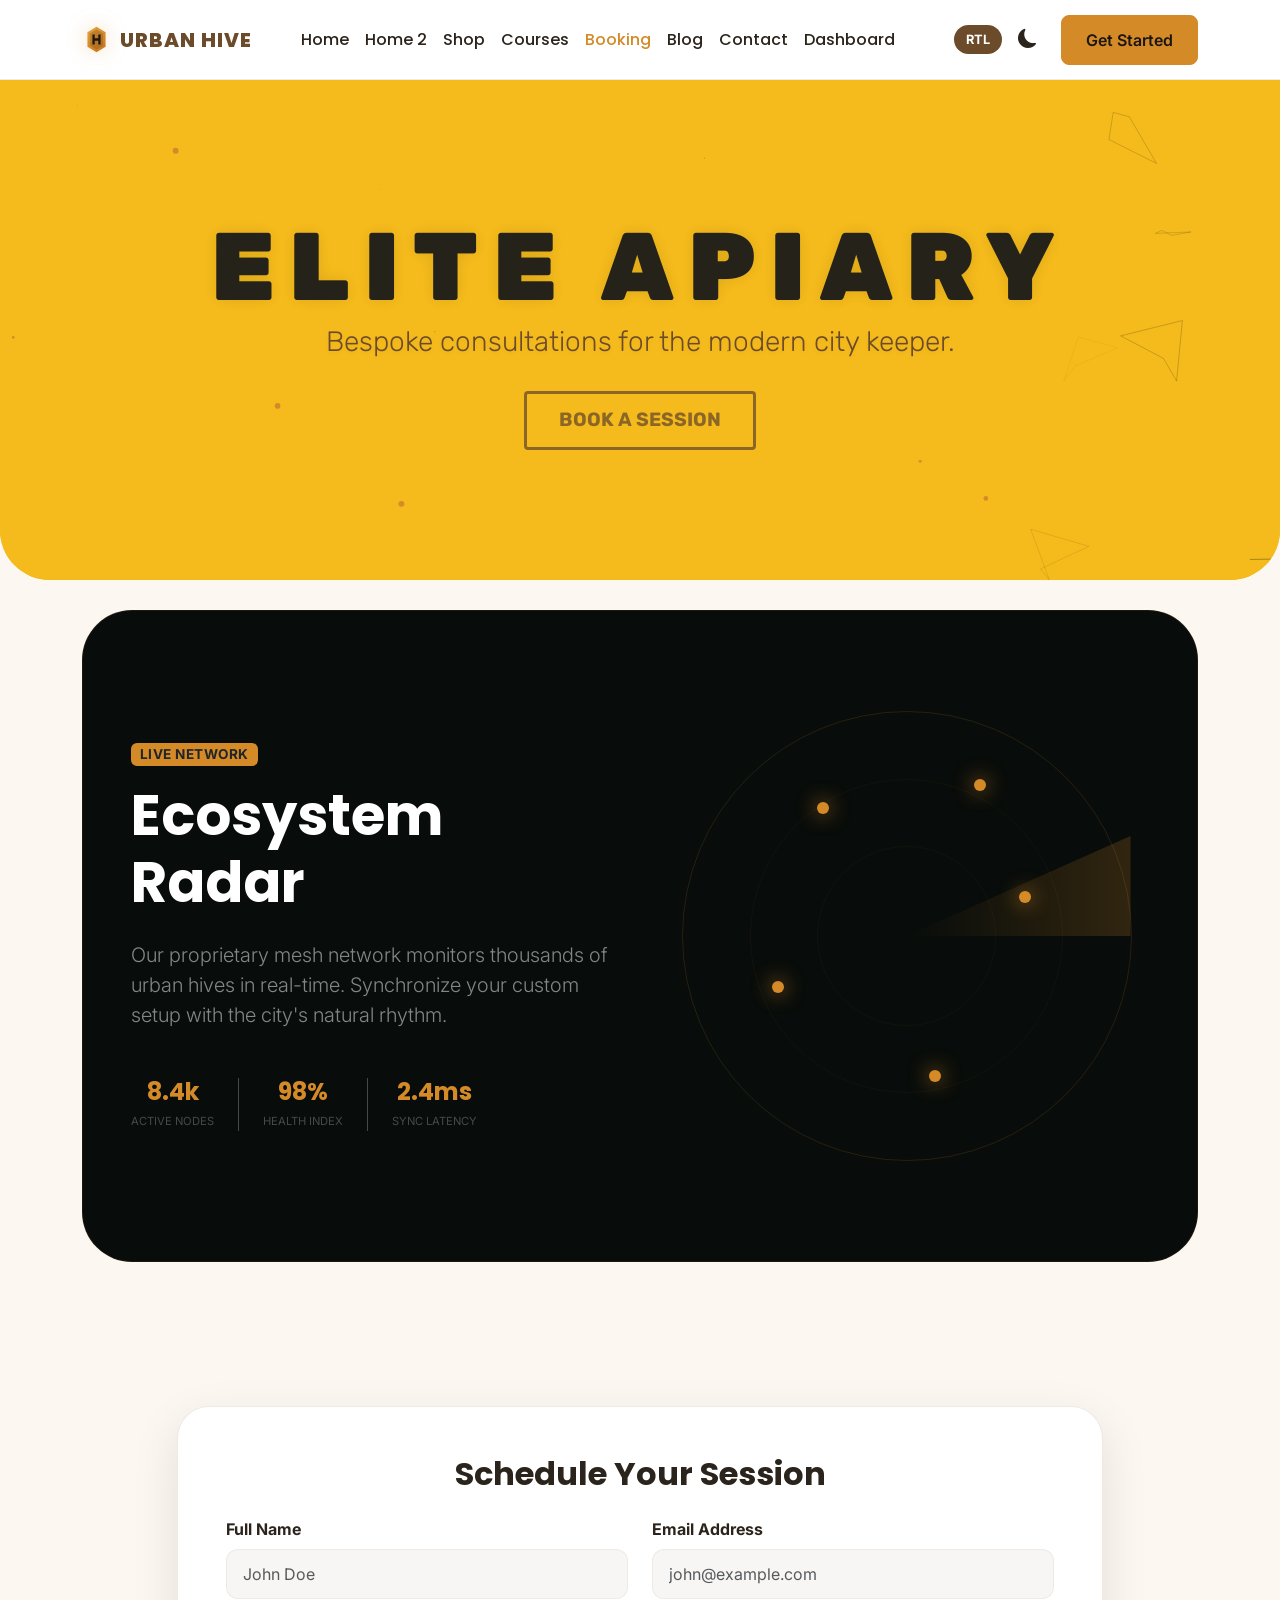
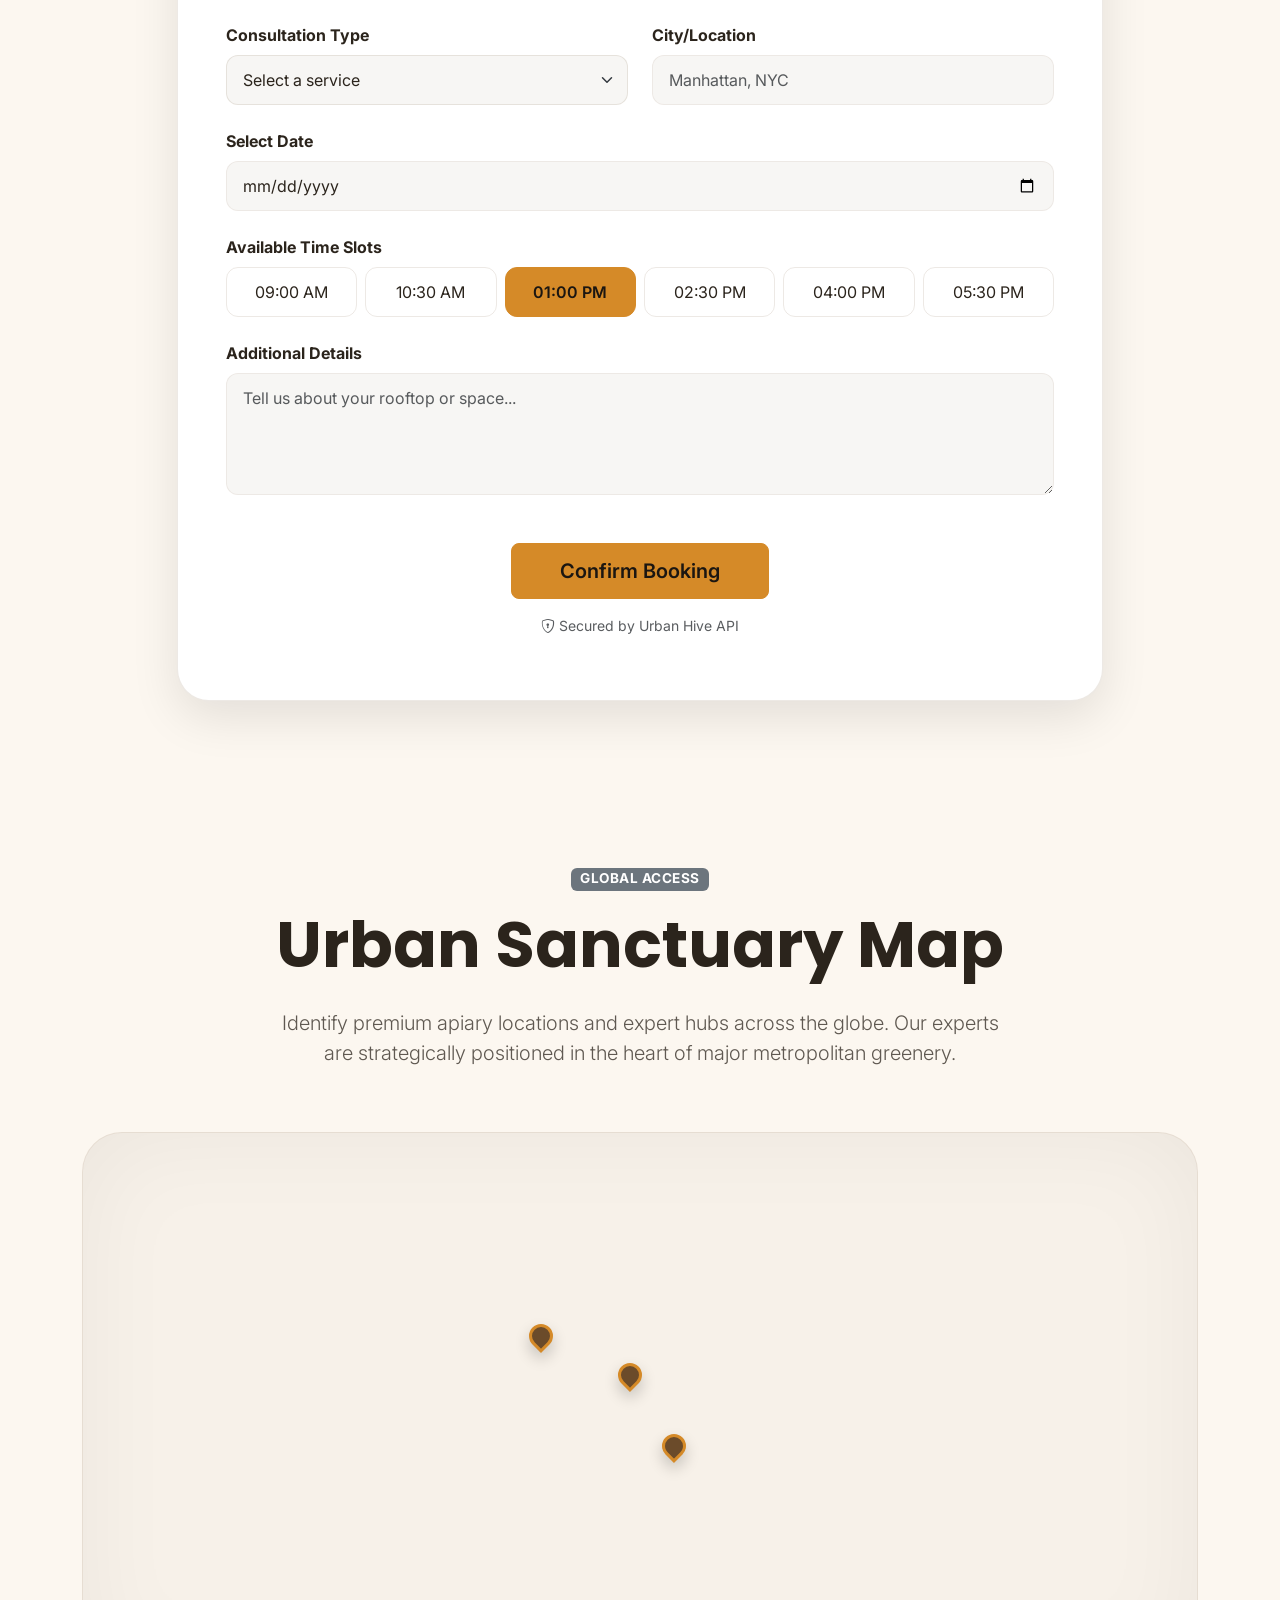
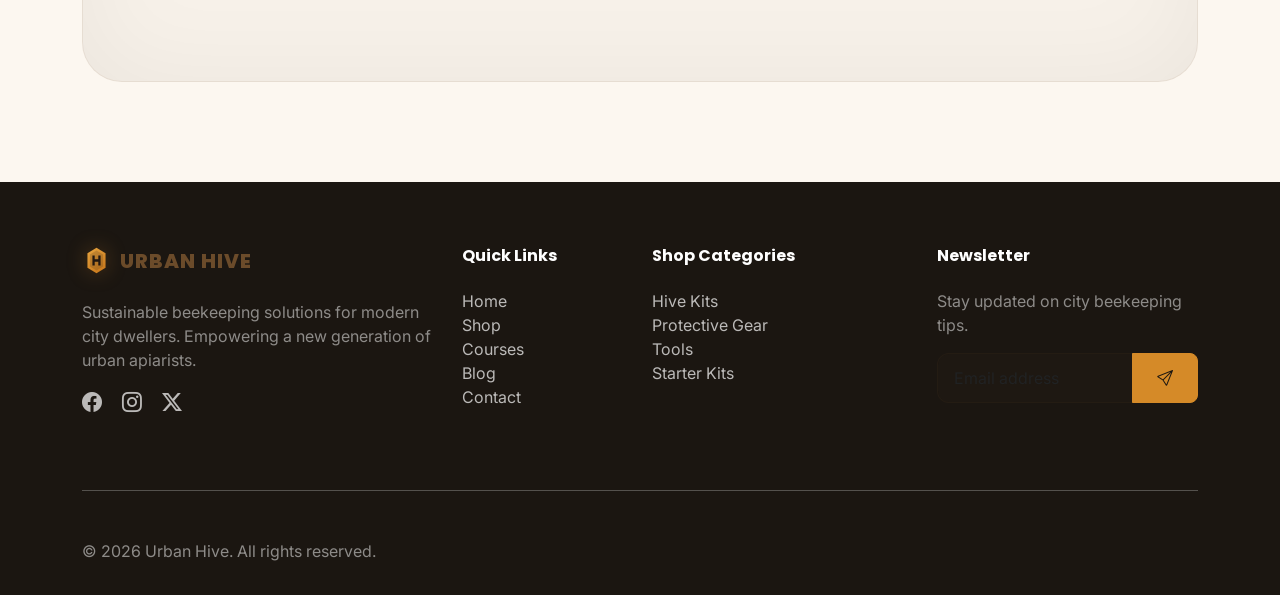
<file: booking.html>
<!DOCTYPE html>
<html lang="en" data-bs-theme="light">

<head>
    <meta charset="UTF-8">
    <meta name="viewport" content="width=device-width, initial-scale=1.0">
    <meta name="description" content="Book a Consultation or Hive Setup with Urban Hive experts.">
    <title>Book a Consultation | Urban Hive</title>
    <link rel="icon" type="image/svg+xml"
        href="assets/img/urban-hive-mark.svg">
    <!-- Bootstrap 5 CSS -->
    <link href="https://cdn.jsdelivr.net/npm/bootstrap@5.3.3/dist/css/bootstrap.min.css" rel="stylesheet">
    <!-- Bootstrap Icons -->
    <link rel="stylesheet" href="https://cdn.jsdelivr.net/npm/bootstrap-icons@1.11.3/font/bootstrap-icons.min.css">
    <!-- Custom CSS -->
    <link rel="stylesheet" href="assets/css/styles.css">
    <link href="https://fonts.googleapis.com/css?family=Rubik:300,400,500,700,900" rel="stylesheet">
    <style>
        /* Unique Page Animation: Stagger slide-up */
        .stagger-item {
            opacity: 0;
            transform: translateY(20px);
            transition: all 0.6s cubic-bezier(0.165, 0.84, 0.44, 1);
        }

        .stagger-item.animate {
            opacity: 1;
            transform: translateY(0);
        }

        .stagger-item:nth-child(1) {
            transition-delay: 0.1s;
        }

        .stagger-item:nth-child(2) {
            transition-delay: 0.2s;
        }

        .stagger-item:nth-child(3) {
            transition-delay: 0.3s;
        }

        .stagger-item:nth-child(4) {
            transition-delay: 0.4s;
        }

        .stagger-item:nth-child(5) {
            transition-delay: 0.5s;
        }

        .booking-hero {
            background: linear-gradient(rgba(0, 0, 0, 0.4), rgba(0, 0, 0, 0.4)), url('assets/img/consultation.png');
            background-size: cover;
            background-position: center;
            height: 400px;
            display: flex;
            align-items: center;
            color: white;
            border-radius: 0 0 50px 50px;
            margin-bottom: -100px;
        }

        .form-card {
            background-color: var(--card-bg);
            border-radius: 32px;
            box-shadow: 0 16px 48px rgba(0, 0, 0, 0.1);
            padding: var(--sp-48);
            border: 1px solid var(--border-color);
        }

        .time-slot {
            cursor: pointer;
            padding: 12px;
            border: 1px solid var(--border-color);
            border-radius: 12px;
            text-align: center;
            transition: all 0.2s;
        }

        .time-slot:hover,
        .time-slot.active {
            background-color: var(--primary-color);
            color: var(--accent-color);
            border-color: var(--primary-color);
            font-weight: 600;
        }

        .form-control,
        .form-select {
            padding: 12px 16px;
            border-radius: 12px;
            border: 1px solid var(--border-color);
            background-color: rgba(107, 75, 42, 0.05);
            color: var(--text-color);
        }

        .form-control:focus,
        .form-select:focus {
            background-color: var(--card-bg);
            border-color: var(--secondary-color);
            box-shadow: 0 0 0 4px rgba(107, 75, 42, 0.1);
        }

        /* Custom Animated Hero CSS */
        #custom-hero {
            background-color: #f5bb1c;
            overflow: hidden;
            position: relative;
            min-height: 500px;
            display: flex;
            align-items: center;
            justify-content: center;
            border-radius: 0 0 50px 50px;
            margin-bottom: -50px;
        }

        #content {
            text-align: center;
            color: #ffffff;
            z-index: 10;
            position: relative;
            animation: floatingContent 3s alternate ease-in-out infinite;
        }

        @keyframes floatingContent {
            0% {
                transform: translateY(16px);
            }

            100% {
                transform: translateY(-16px);
            }
        }

        #content h1 {
            font-family: 'Rubik', sans-serif;
            font-size: clamp(3rem, 10vw, 6rem);
            text-transform: uppercase;
            font-weight: 900;
            letter-spacing: 0.15em;
            margin-bottom: 0px;
            text-shadow: 0 0px 15px rgba(255, 255, 255, 0.25), 0 0px 32px rgba(255, 255, 255, 0.1);
            color: #FFFFFF;
        }

        #content h3 {
            font-family: 'Rubik', sans-serif;
            color: #D58A28;
            /* Primary Yellow */
            font-weight: 300;
            margin-bottom: 2rem;
            text-shadow: 0 6px 15px rgba(255, 255, 255, 0.2), 0 8px 32px rgba(255, 255, 255, 0.1);
        }

        #cv {
            position: absolute;
            top: 0;
            left: 0;
            z-index: 1;
            width: 100%;
            height: 100%;
        }

        .btn-hero {
            font-family: 'Rubik', sans-serif;
            font-size: 1.2rem;
            font-weight: 700;
            color: #D58A28;
            text-transform: uppercase;
            border: 3px solid #D58A28;
            padding: 12px 32px;
            transition: all 0.3s ease;
            background: transparent;
            text-decoration: none;
            display: inline-block;
            border-radius: 4px;
        }

        .btn-hero:hover {
            cursor: pointer;
            color: #000000;
            background-color: #D58A28;
            transform: scale(0.95);
        }

        /* Light Mode Hero Overrides */
        [data-bs-theme="light"] #custom-hero {
            background-color: #f5bb1c;
        }

        [data-bs-theme="light"] #content h1 {
            color: #1A1A1A;
            text-shadow: 0 0px 15px rgba(0, 0, 0, 0.1);
        }

        [data-bs-theme="light"] #content h3 {
            color: #6B4B2A;
            text-shadow: 0 2px 5px rgba(0, 0, 0, 0.05);
        }

        [data-bs-theme="light"] .btn-hero {
            color: #6B4B2A;
            border-color: #6B4B2A;
        }

        [data-bs-theme="light"] .btn-hero:hover {
            color: #FFFFFF;
            background-color: #6B4B2A;
            border-color: #6B4B2A;
        }

        /* APIARY RADAR SECTION */
        .radar-box {
            background: #080C0A;
            padding: 100px 0;
            position: relative;
            overflow: hidden;
            border-radius: 50px;
            margin: 80px 0;
            border: 1px solid rgba(213, 138, 40, 0.1);
        }

        .radar-circle {
            width: clamp(280px, 50vw, 450px);
            height: clamp(280px, 50vw, 450px);
            border: 1px solid rgba(213, 138, 40, 0.15);
            border-radius: 50%;
            position: relative;
            margin: 0 auto;
            display: flex;
            align-items: center;
            justify-content: center;
        }

        .radar-circle::before,
        .radar-circle::after {
            content: '';
            position: absolute;
            border: 1px solid rgba(213, 138, 40, 0.05);
            border-radius: 50%;
        }

        .radar-circle::before {
            width: 70%;
            height: 70%;
        }

        .radar-circle::after {
            width: 40%;
            height: 40%;
        }

        .radar-scanner {
            position: absolute;
            width: 50%;
            height: 100px;
            background: linear-gradient(90deg, transparent, rgba(213, 138, 40, 0.2));
            top: calc(50% - 100px);
            left: 50%;
            transform-origin: left bottom;
            animation: radarRotate 6s linear infinite;
            clip-path: polygon(0 100%, 100% 0, 100% 100%);
        }

        @keyframes radarRotate {
            from {
                transform: rotate(0deg);
            }

            to {
                transform: rotate(360deg);
            }
        }

        .radar-node {
            position: absolute;
            width: 12px;
            height: 12px;
            background: #D58A28;
            border-radius: 50%;
            box-shadow: 0 0 20px #D58A28;
            animation: nodePulse 2.5s infinite alternate ease-in-out;
            z-index: 5;
        }

        @keyframes nodePulse {
            0% {
                transform: scale(1);
                opacity: 0.4;
                box-shadow: 0 0 5px #D58A28;
            }

            100% {
                transform: scale(1.4);
                opacity: 1;
                box-shadow: 0 0 25px #D58A28;
            }
        }

        /* URBAN MAP SECTION */
        .map-section-premium {
            padding: 100px 0;
            background: var(--bg-color);
            position: relative;
        }

        .map-container-inner {
            position: relative;
            width: 100%;
            height: 550px;
            background: rgba(107, 75, 42, 0.03);
            border-radius: 40px;
            border: 1px solid var(--border-color);
            overflow: hidden;
            box-shadow: inset 0 0 100px rgba(0, 0, 0, 0.05);
        }

        .map-background-hex {
            position: absolute;
            inset: 0;
            opacity: 0.05;
            background-image: radial-gradient(var(--secondary-color) 1px, transparent 1px);
            background-size: 30px 30px;
        }

        .map-pin {
            position: absolute;
            width: 24px;
            height: 24px;
            background: var(--secondary-color);
            border: 3px solid #D58A28;
            border-radius: 50% 50% 50% 0;
            transform: rotate(-45deg);
            cursor: pointer;
            transition: all 0.4s cubic-bezier(0.175, 0.885, 0.32, 1.275);
            animation: pinFloat 4s infinite ease-in-out;
            box-shadow: -5px 5px 15px rgba(0, 0, 0, 0.2);
        }

        .map-pin:hover {
            transform: rotate(-45deg) scale(1.3) translateY(-10px);
            background: #D58A28;
            border-color: var(--secondary-color);
            z-index: 100;
        }

        .map-pin::after {
            content: attr(data-city);
            position: absolute;
            bottom: -40px;
            left: 50%;
            transform: translateX(-50%) rotate(45deg);
            white-space: nowrap;
            background: var(--accent-color);
            color: #fff;
            padding: 6px 14px;
            border-radius: 20px;
            font-size: 13px;
            font-weight: 600;
            opacity: 0;
            transition: opacity 0.3s, transform 0.3s;
            pointer-events: none;
            box-shadow: 0 5px 15px rgba(0, 0, 0, 0.3);
        }

        .map-pin:hover::after {
            opacity: 1;
            transform: translateX(-50%) rotate(45deg) translateY(-5px);
        }

        @keyframes pinFloat {

            0%,
            100% {
                transform: rotate(-45deg) translate(0, 0);
            }

            50% {
                transform: rotate(-45deg) translate(5px, -5px);
            }
        }

        .scan-line {
            position: absolute;
            width: 100%;
            height: 4px;
            background: linear-gradient(to bottom, transparent, #D58A28, transparent);
            top: -10%;
            left: 0;
            opacity: 0.2;
            animation: scanMove 8s linear infinite;
        }

        @keyframes scanMove {
            from {
                top: -10%;
            }

            to {
                top: 110%;
            }
        }

        .map-container-inner iframe {
            transition: filter 0.5s ease;
        }

        .map-container-inner iframe {
            transition: filter 0.5s ease;
        }

        [data-bs-theme="dark"] .map-container-inner iframe {

            /* Footer alignment fixes for tablet view */
            @media (max-width: 991px) and (min-width: 768px) {
                footer .row {
                    justify-content: center;
                    text-align: center;
                }

                footer .col-lg-4,
                footer .col-md-2,
                footer .col-md-3,
                footer .col-lg-3 {
                    margin-bottom: 2rem;
                    flex: 0 0 auto;
                    width: 100%;
                    max-width: 300px;
                }

                footer .input-group {
                    max-width: 300px;
                    margin: 0 auto;
                }
            }
        }
    </style>
</head>

<body onload="animateStagger()">

    <!-- Navbar -->
    <nav class="navbar navbar-expand-xl sticky-top">
        <div class="container">
            <a class="navbar-brand d-flex align-items-center" href="index.html">
                <span class="brand-mark me-2" aria-hidden="true"></span>
                <span class="brand-name">URBAN HIVE</span>
            </a>
            <div class="offcanvas offcanvas-end" tabindex="-1" id="offcanvasNavbar">
                <div class="offcanvas-header">
                    <h5 class="offcanvas-title brand-name">URBAN HIVE</h5>
                    <button type="button" class="btn-close" data-bs-dismiss="offcanvas"></button>
                </div>
                <div class="offcanvas-body">
                    <ul class="navbar-nav justify-content-center flex-grow-1 pe-3">
                        <li class="nav-item"><a class="nav-link" href="index.html">Home</a></li>
                        <li class="nav-item"><a class="nav-link" href="home-2.html">Home 2</a></li>
                        <li class="nav-item"><a class="nav-link" href="services.html">Shop</a></li>
                        <li class="nav-item"><a class="nav-link" href="pricing.html">Courses</a></li>
                        <li class="nav-item"><a class="nav-link active" href="booking.html">Booking</a></li>
                        <li class="nav-item"><a class="nav-link" href="blog.html">Blog</a></li>
                        <li class="nav-item"><a class="nav-link" href="contact.html">Contact</a></li>
                        <li class="nav-item"><a class="nav-link" href="dashboard.html">Dashboard</a></li>
                    </ul>
                    <div class="mt-3 pt-3 border-top d-xl-none">
                        <div class="d-flex align-items-center mb-3">
                            <button class="rtl-toggle-btn me-3">RTL</button>
                            <button class="theme-toggle-btn me-3" aria-label="Toggle Theme">
                                <i class="bi bi-moon-fill"></i>
                            </button>
                        </div>
                        <a href="login.html" class="btn btn-primary w-100">Get Started</a>
                    </div>
                </div>
            </div>
            <div class="d-flex align-items-center order-xl-3 ms-auto">
                <button class="rtl-toggle-btn me-2 d-none d-xl-inline-block">RTL</button>
                <button class="theme-toggle-btn me-3 d-none d-xl-inline-block" aria-label="Toggle Theme">
                    <i class="bi bi-moon-fill"></i>
                </button>
                <a href="login.html" class="btn btn-primary d-none d-xl-block">Get Started</a>
                <button class="navbar-toggler ms-2" type="button" data-bs-toggle="offcanvas"
                    data-bs-target="#offcanvasNavbar">
                    <span class="navbar-toggler-icon"></span>
                </button>
            </div>
        </div>
    </nav>

    <!-- Booking Hero -->
    <section id="custom-hero">
        <div class="container">
            <div id="content" style="visibility: visible">
                <h1 class="flicker">ELITE APIARY</h1>
                <h3 class="flicker">Bespoke consultations for the modern city keeper.</h3>
                <a href="#booking-form" class="btn btn-hero flicker">Book a Session</a>
            </div>
            <canvas id="cv"></canvas>
        </div>
    </section>

    <!-- Apiary Radar Section -->
    <section class="container mt-5">
        <div class="radar-box stagger-item">
            <div class="row align-items-center g-5 px-4 px-md-5">
                <div class="col-lg-6 text-center text-lg-start">
                    <span class="badge bg-primary text-dark mb-3">LIVE NETWORK</span>
                    <h2 class="display-4 fw-bold text-white mb-4">Ecosystem Radar</h2>
                    <p class="lead text-white-50 mb-5">Our proprietary mesh network monitors thousands of urban hives in
                        real-time. Synchronize your custom setup with the city's natural rhythm.</p>
                    <div class="d-flex flex-wrap justify-content-center justify-content-lg-start gap-4">
                        <div class="text-center">
                            <h4 class="text-primary mb-0">8.4k</h4>
                            <small class="text-white-50 opacity-50 text-uppercase" style="font-size: 0.7rem;">Active
                                Nodes</small>
                        </div>
                        <div class="vr bg-white opacity-25"></div>
                        <div class="text-center">
                            <h4 class="text-primary mb-0">98%</h4>
                            <small class="text-white-50 opacity-50 text-uppercase" style="font-size: 0.7rem;">Health
                                Index</small>
                        </div>
                        <div class="vr bg-white opacity-25"></div>
                        <div class="text-center">
                            <h4 class="text-primary mb-0">2.4ms</h4>
                            <small class="text-white-50 opacity-50 text-uppercase" style="font-size: 0.7rem;">Sync
                                Latency</small>
                        </div>
                    </div>
                </div>
                <div class="col-lg-6">
                    <div class="radar-circle">
                        <div class="radar-scanner"></div>
                        <div class="radar-node" style="top: 20%; left: 30%; animation-delay: 0.5s;"></div>
                        <div class="radar-node" style="top: 60%; left: 20%; animation-delay: 1.2s;"></div>
                        <div class="radar-node" style="top: 40%; left: 75%; animation-delay: 0.2s;"></div>
                        <div class="radar-node" style="top: 80%; left: 55%; animation-delay: 1.8s;"></div>
                        <div class="radar-node" style="top: 15%; left: 65%; animation-delay: 0.9s;"></div>
                    </div>
                </div>
            </div>
        </div>
    </section>

    <!-- Booking Form Section -->
    <section class="py-64" id="booking-form">
        <div class="container">
            <div class="row justify-content-center">
                <div class="col-lg-10">
                    <div class="form-card stagger-item">
                        <h2 class="mb-4 text-center">Schedule Your Session</h2>
                        <form class="row g-4"
                            onsubmit="event.preventDefault(); alert('Booking submitted! Our expert will contact you shortly.');">
                            <div class="col-md-6 stagger-item">
                                <label class="form-label fw-bold">Full Name</label>
                                <input type="text" class="form-control" placeholder="John Doe" required>
                            </div>
                            <div class="col-md-6 stagger-item">
                                <label class="form-label fw-bold">Email Address</label>
                                <input type="email" class="form-control" placeholder="john@example.com" required>
                            </div>
                            <div class="col-md-6 stagger-item">
                                <label class="form-label fw-bold">Consultation Type</label>
                                <select class="form-select" required>
                                    <option value="" selected disabled>Select a service</option>
                                    <option value="setup">Hive Setup Assistance</option>
                                    <option value="audit">Site Audit & Planning</option>
                                    <option value="maintenance">Monthly Hive Check</option>
                                    <option value="harvest">Master Harvest Help</option>
                                </select>
                            </div>
                            <div class="col-md-6 stagger-item">
                                <label class="form-label fw-bold">City/Location</label>
                                <input type="text" class="form-control" placeholder="Manhattan, NYC" required>
                            </div>
                            <div class="col-md-12 stagger-item">
                                <label class="form-label fw-bold">Select Date</label>
                                <input type="date" class="form-control" required>
                            </div>
                            <div class="col-12 stagger-item">
                                <label class="form-label fw-bold">Available Time Slots</label>
                                <div class="row g-2">
                                    <div class="col-4 col-md-2">
                                        <div class="time-slot" onclick="selectSlot(this)">09:00 AM</div>
                                    </div>
                                    <div class="col-4 col-md-2">
                                        <div class="time-slot" onclick="selectSlot(this)">10:30 AM</div>
                                    </div>
                                    <div class="col-4 col-md-2">
                                        <div class="time-slot active" onclick="selectSlot(this)">01:00 PM</div>
                                    </div>
                                    <div class="col-4 col-md-2">
                                        <div class="time-slot" onclick="selectSlot(this)">02:30 PM</div>
                                    </div>
                                    <div class="col-4 col-md-2">
                                        <div class="time-slot" onclick="selectSlot(this)">04:00 PM</div>
                                    </div>
                                    <div class="col-4 col-md-2">
                                        <div class="time-slot" onclick="selectSlot(this)">05:30 PM</div>
                                    </div>
                                </div>
                            </div>
                            <div class="col-12 stagger-item">
                                <label class="form-label fw-bold">Additional Details</label>
                                <textarea class="form-control" rows="4"
                                    placeholder="Tell us about your rooftop or space..."></textarea>
                            </div>
                            <div class="col-12 text-center mt-5 stagger-item">
                                <button type="submit" class="btn btn-primary btn-lg px-5">Confirm Booking</button>
                                <p class="text-muted mt-3 small"><i class="bi bi-shield-lock"></i> Secured by Urban Hive
                                    API</p>
                            </div>
                        </form>
                    </div>
                </div>
            </div>
        </div>
    </section>

    <!-- Urban Sanctuary Map Section -->
    <section class="map-section-premium pb-120">
        <div class="container text-center">
            <div class="row mb-5 justify-content-center">
                <div class="col-lg-8 stagger-item">
                    <span class="badge bg-secondary mb-3">GLOBAL ACCESS</span>
                    <h2 class="display-3 fw-bold mb-4">Urban Sanctuary Map</h2>
                    <p class="lead opacity-75">Identify premium apiary locations and expert hubs across the globe. Our
                        experts are strategically positioned in the heart of major metropolitan greenery.</p>
                </div>
            </div>
            <div class="map-container-inner stagger-item">
                <iframe
                    src="https://www.google.com/maps/embed?pb=!1m18!1m12!1m3!1d193595.25280821877!2d-74.11976373946229!3d40.69740344223377!2m3!1f0!2f0!3f0!3m2!1i1024!2i768!4f13.1!3m3!1m2!1s0x89c24fa5d33f083b%3A0xc80b8f06e177fe62!2sNew%20York%2C%20NY%2C%20USA!5e0!3m2!1sen!2sus!4v1711248450123!5m2!1sen!2sus"
                    width="100%" height="100%" style="border:0; position: absolute; inset: 0;" allowfullscreen=""
                    loading="lazy" referrerpolicy="no-referrer-when-downgrade">
                </iframe>
                <div class="scan-line" style="z-index: 2; pointer-events: none;"></div>

                <!-- Pins centered on specific NY locations -->
                <div class="map-pin" style="top: 42%; left: 48%; z-index: 3;" data-city="Manhattan Hive Hub"></div>
                <div class="map-pin" style="top: 55%; left: 52%; z-index: 3; animation-delay: 0.5s;"
                    data-city="Brooklyn Sanctuary"></div>
                <div class="map-pin" style="top: 35%; left: 40%; z-index: 3; animation-delay: 1.2s;"
                    data-city="Jersey City Apiary"></div>
            </div>
        </div>
    </section>

    <!-- Footer -->
    <footer>
        <div class="container">
            <div class="row g-4">
                <div class="col-lg-4">
                    <a class="d-flex align-items-center mb-4 text-decoration-none" href="index.html">
                        <span class="brand-mark me-2" aria-hidden="true"></span>
                        <span class="brand-name">URBAN HIVE</span>
                    </a>
                    <p class="text-white-50">Sustainable beekeeping solutions for modern city dwellers.
                        Empowering a new
                        generation of urban apiarists.</p>
                    <div class="mb-4">
                        <a href="#" class="me-3"><i class="bi bi-facebook fs-5"></i></a>
                        <a href="#" class="me-3"><i class="bi bi-instagram fs-5"></i></a>
                        <a href="#" class="me-3"><i class="bi bi-twitter-x fs-5"></i></a>
                    </div>
                </div>
                <div class="col-md-2 col-6">
                    <h6 class="text-white mb-4">Quick Links</h6>
                    <ul class="list-unstyled">
                        <li><a href="index.html">Home</a></li>
                        <li><a href="services.html">Shop</a></li>
                        <li><a href="pricing.html">Courses</a></li>
                        <li><a href="blog.html">Blog</a></li>
                        <li><a href="contact.html">Contact</a></li>
                    </ul>
                </div>
                <div class="col-md-3 col-6">
                    <h6 class="text-white mb-4">Shop Categories</h6>
                    <ul class="list-unstyled">
                        <li><a href="#">Hive Kits</a></li>
                        <li><a href="#">Protective Gear</a></li>
                        <li><a href="#">Tools</a></li>
                        <li><a href="#">Starter Kits</a></li>
                    </ul>
                </div>
                <div class="col-lg-3">
                    <h6 class="text-white mb-4">Newsletter</h6>
                    <p class="text-white-50">Stay updated on city beekeeping tips.</p>
                    <div class="input-group">
                        <input type="email" class="form-control" placeholder="Email address">
                        <button class="btn btn-primary" type="button"><i class="bi bi-send"></i></button>
                    </div>
                </div>
            </div>
            <hr class="my-5 opacity-25">
            <div class="row align-items-center">
                <div class="col-md-6 mb-3 mb-md-0">
                    <p class="text-white-50 mb-0">&copy; 2026 Urban Hive. All rights reserved.</p>
                </div>
                <div class="col-md-6 text-md-end">
                    <button id="back-to-top" class="btn btn-outline-primary rounded-circle"><i
                            class="bi bi-arrow-up"></i></button>
                </div>
            </div>
        </div>
    </footer>

    <!-- Bootstrap Bundle with Popper -->
    <script src="https://cdn.jsdelivr.net/npm/bootstrap@5.3.3/dist/js/bootstrap.bundle.min.js"></script>
    <script src="https://code.jquery.com/jquery-3.7.1.min.js"></script>
    <script src="assets/js/main.js"></script>
    <script>
        var ww, wh, canvas, rate;
        rate = 15;
        var particles = [];
        var shapes = [];
        var maxShapes = 80;
        var maxParticles = 150;

        $(document).ready(function () {
            var canvasElement = document.getElementById("cv");
            if (!canvasElement) return;
            canvas = canvasElement.getContext("2d");

            function resizeCanvas() {
                ww = $(window).width();
                wh = $("#custom-hero").height() || 500;
                $("#cv").attr("height", wh).attr("width", ww);
            }

            resizeCanvas();
            $(window).resize(resizeCanvas);

            setInterval(function () {
                if (particles.length < maxParticles) populate(1);
                if (shapes.length < maxShapes) populateShapes(1);
            }, 200);

            setInterval(animate, rate);
            setFlickers();
        });

        function setFlickers() {
            $('.flicker').each(function () {
                var obj = this;
                function flicker() {
                    $(obj).animate({ 'opacity': (Math.random() * 0.3) + 0.7 }, Math.random() * 200, function () {
                        $(obj).animate({ 'opacity': 1.0 }, Math.random() * 200, flicker);
                    });
                }
                flicker();
            });
        }

        function Particle(ctx) {
            this.ctx = ctx;
            this.x = 0;
            this.y = Math.random() * wh;
            this.a = (Math.random() - 0.5) * 0.5;
            this.v = 2 + Math.random() * 3;
            this.color = Math.random() > 0.5 ? "#D58A28" : "#6B4B2A";
            this.radius = Math.random() * 3;
            this.move = function () {
                this.x += this.v * 2;
                this.y += Math.sin(this.a) * this.v;
            };
            this.render = function () {
                this.ctx.beginPath();
                this.ctx.arc(this.x, this.y, this.radius, 0, 2 * Math.PI);
                this.ctx.fillStyle = this.color;
                this.ctx.fill();
            };
        }

        function Shape(ctx) {
            this.ctx = ctx;
            this.x = ww + 100;
            this.y = Math.random() * wh;
            this.size = 50 + Math.random() * 100;
            this.v = 1 + Math.random() * 2;
            this.lAlpha = Math.random() * 0.2;
            this.coords = [];
            for (var i = 0; i < 4; i++) {
                this.coords.push({ x: Math.random() * this.size, y: Math.random() * this.size });
            }
            this.move = function () { this.x -= this.v; };
            this.render = function () {
                this.ctx.beginPath();
                this.ctx.moveTo(this.x + this.coords[0].x, this.y + this.coords[0].y);
                for (var i = 1; i < this.coords.length; i++) this.ctx.lineTo(this.x + this.coords[i].x, this.y + this.coords[i].y);
                this.ctx.closePath();
                this.ctx.strokeStyle = "rgba(12, 12, 12, " + this.lAlpha + ")";
                this.ctx.stroke();
            };
        }

        function animate() {
            canvas.fillStyle = "#f5bb1c";
            canvas.fillRect(0, 0, ww, wh);
            particles = particles.filter(function (p) {
                p.move();
                if (p.x < ww) { p.render(); return true; }
                return false;
            });
            shapes = shapes.filter(function (s) {
                s.move();
                if (s.x > -200) { s.render(); return true; }
                return false;
            });
        }

        function populate(n) { for (var i = 0; i < n; i++) particles.push(new Particle(canvas)); }
        function populateShapes(n) { for (var i = 0; i < n; i++) shapes.push(new Shape(canvas)); }

        function animateStagger() {
            document.querySelectorAll('.stagger-item').forEach(item => item.classList.add('animate'));
        }
        function selectSlot(el) {
            document.querySelectorAll('.time-slot').forEach(s => s.classList.remove('active'));
            el.classList.add('active');
        }
    </script>
</body>

</html>
</file>
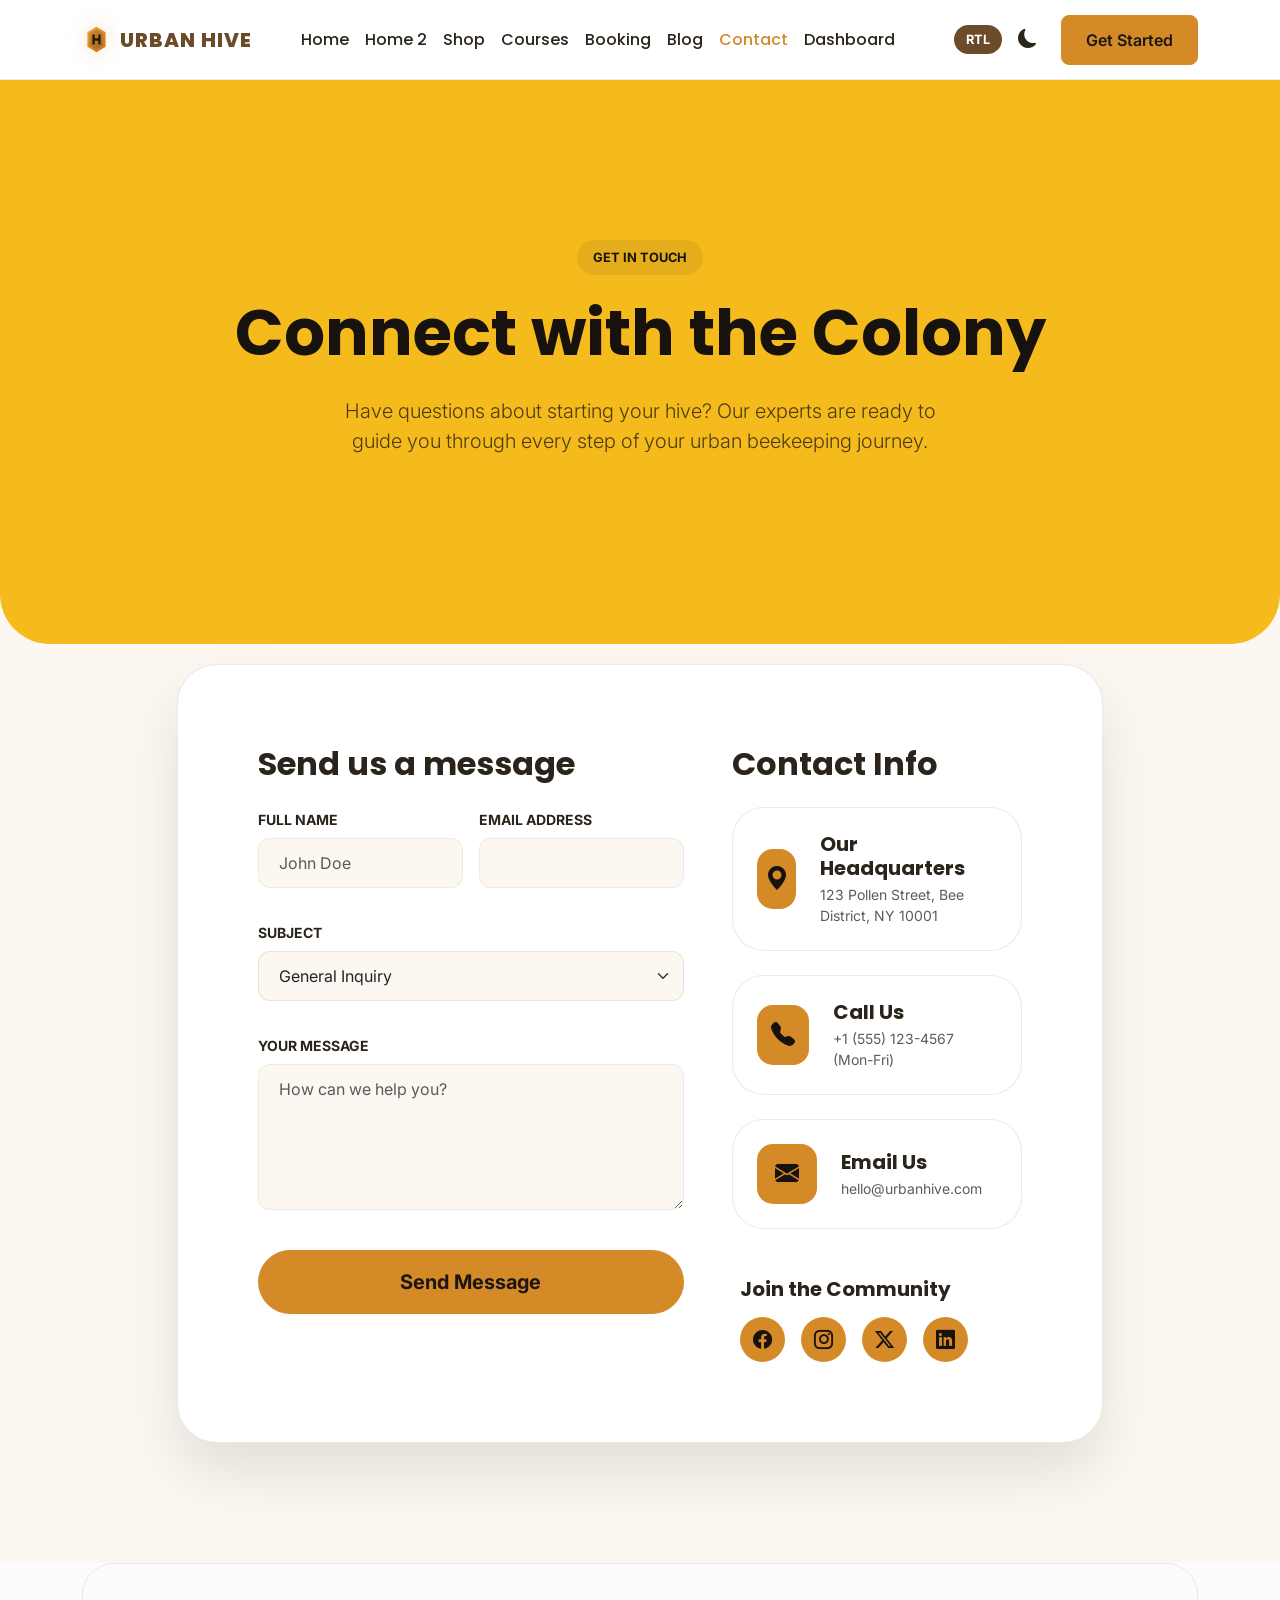
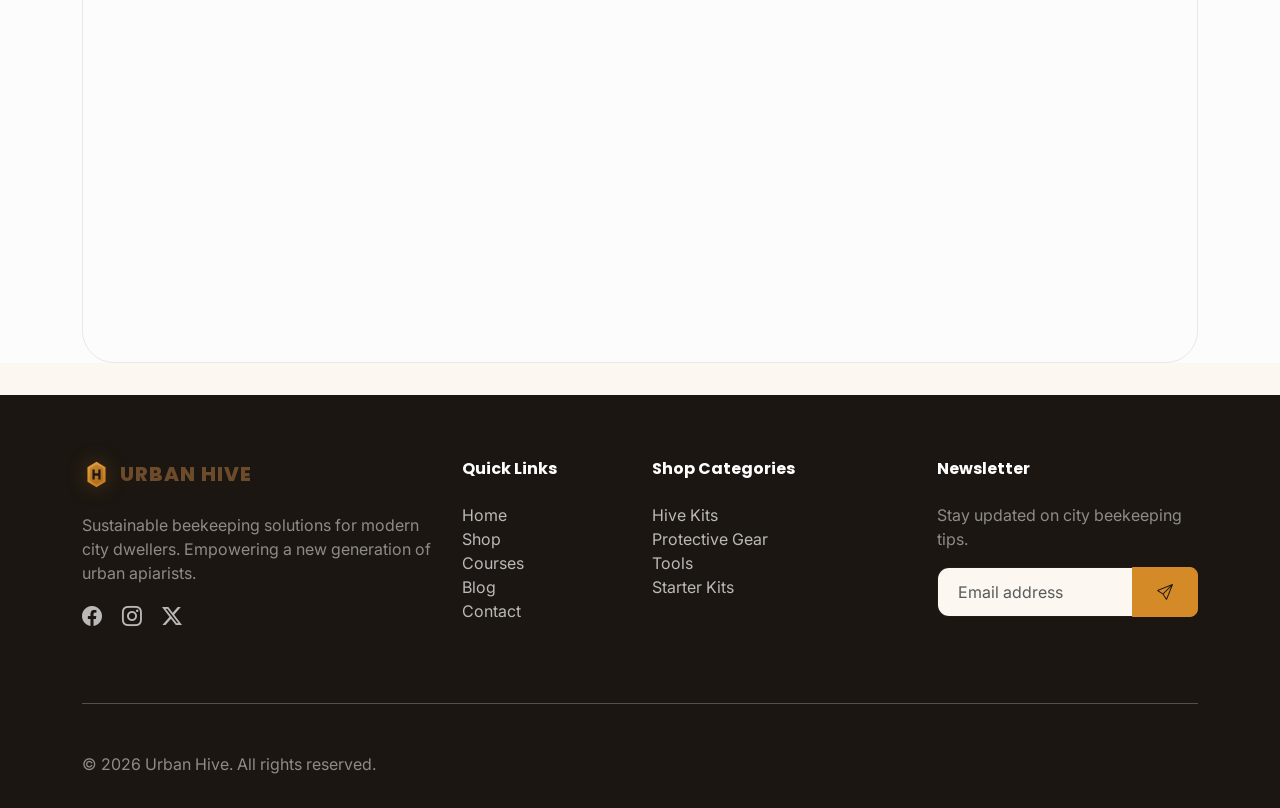
<file: contact.html>
<!DOCTYPE html>
<html lang="en" data-bs-theme="light">

<head>
    <meta charset="UTF-8">
    <meta name="viewport" content="width=device-width, initial-scale=1.0">
    <meta name="description" content="Get in touch with Urban Hive. We're here to help with your urban beekeeping journey.">
    <title>Contact Us | Urban Hive</title>
    <link rel="icon" type="image/svg+xml" href="assets/img/urban-hive-mark.svg">
    <!-- Bootstrap 5 CSS -->
    <link href="https://cdn.jsdelivr.net/npm/bootstrap@5.3.3/dist/css/bootstrap.min.css" rel="stylesheet">
    <!-- Bootstrap Icons -->
    <link rel="stylesheet" href="https://cdn.jsdelivr.net/npm/bootstrap-icons@1.11.3/font/bootstrap-icons.min.css">
    <!-- Custom CSS -->
    <link rel="stylesheet" href="assets/css/styles.css">
    <style>
        /* Contact Page Premium Styling */
        .contact-hero {
            background: #f5bb1c;
            padding: 160px 0 140px;
            color: white;
            border-radius: 0 0 50px 50px;
            position: relative;
            overflow: hidden;
        }

        [data-bs-theme="light"] .contact-hero {
            background-color: #f5bb1c;
            color: #17120E;
        }

        .contact-card {
            background: var(--card-bg);
            border: 1px solid var(--border-color);
            border-radius: 32px;
            padding: 40px;
            height: 100%;
            transition: all 0.3s ease;
        }

        .contact-card:hover {
            transform: translateY(-10px);
            border-color: var(--primary-color);
            box-shadow: 0 20px 40px rgba(0, 0, 0, 0.05);
        }

        .contact-icon {
            width: 60px;
            height: 60px;
            background: var(--primary-color);
            display: flex;
            align-items: center;
            justify-content: center;
            border-radius: 16px;
            font-size: 1.5rem;
            color: #17120E;
            margin-bottom: 24px;
        }

        .form-control, .form-select {
            border-radius: 12px;
            padding: 12px 20px;
            border: 1px solid var(--border-color);
            background-color: var(--bg-color);
            transition: all 0.3s;
        }

        .form-control:focus, .form-select:focus {
            border-color: var(--primary-color);
            box-shadow: 0 0 0 0.25rem rgba(213, 138, 40, 0.1);
        }

        .contact-form-wrapper {
            background: var(--card-bg);
            border: 1px solid var(--border-color);
            border-radius: 40px;
            padding: 80px;
            margin-top: -100px;
            position: relative;
            z-index: 10;
            box-shadow: 0 30px 60px rgba(0, 0, 0, 0.1);
        }

        .map-wrapper {
            border-radius: 32px;
            overflow: hidden;
            height: 400px;
            border: 1px solid var(--border-color);
        }

        .map-section {
            margin-bottom: 32px;
        }

        .contact-hero .bee-badge {
            background: rgba(23, 18, 14, 0.08);
            color: #17120E;
            padding: 8px 16px;
            border-radius: 100px;
            font-weight: 700;
            font-size: 0.8rem;
            display: inline-block;
            margin-bottom: 20px;
        }

        .social-btn {
            width: 45px;
            height: 45px;
            display: flex;
            align-items: center;
            justify-content: center;
            border-radius: 50%;
            background: var(--primary-color);
            color: #17120E !important;
            transition: all 0.3s cubic-bezier(0.175, 0.885, 0.32, 1.275);
            text-decoration: none;
            font-size: 1.2rem;
        }

        .social-btn:hover {
            transform: translateY(-5px) scale(1.1);
            background: white;
            color: var(--primary-color) !important;
            box-shadow: 0 10px 20px rgba(213, 138, 40, 0.3);
        }

        [data-bs-theme="dark"] .social-btn:hover {
            background: #17120E;
            color: var(--primary-color) !important;
            border: 1px solid var(--primary-color);
        }

        /* Responsive Fixes */
        @media (max-width: 991px) {
            .contact-hero {
                padding: 120px 0 100px;
            }
            .contact-form-wrapper {
                padding: 40px 24px;
                margin-top: -60px;
                border-radius: 24px;
            }
            .display-3 {
                font-size: 2.5rem;
            }
            .py-120 {
                padding-top: 60px !important;
                padding-bottom: 60px !important;
            }
            .pb-120 {
                padding-bottom: 60px !important;
            }
        }

        @media (min-width: 768px) and (max-width: 1024px) {
            .contact-form-wrapper {
                margin-top: 24px;
            }

            .contact-form-wrapper h2 {
                text-align: center;
            }
        }

        @media (min-width: 992px) and (max-width: 1024px) {
            .contact-form-wrapper .col-lg-5 .contact-card {
                padding: 24px;
            }

            .contact-form-wrapper .col-lg-5 .contact-card .d-flex {
                align-items: flex-start !important;
                gap: 12px;
            }

            .contact-form-wrapper .col-lg-5 .contact-card .contact-icon {
                margin: 0 !important;
                width: 48px;
                height: 48px;
                font-size: 1.2rem;
                flex-shrink: 0;
            }
        }

        @media (max-width: 576px) {
            .contact-hero {
                padding: 100px 0 80px;
            }
            .contact-form-wrapper {
                padding: 30px 20px;
                margin-top: -40px;
            }
            .display-3 {
                font-size: 2rem;
            }
        }
    </style>
</head>

<body>

    <!-- Navbar -->
    <nav class="navbar navbar-expand-xl sticky-top">
        <div class="container">
            <a class="navbar-brand d-flex align-items-center" href="index.html">
                <span class="brand-mark me-2" aria-hidden="true"></span>
                <span class="brand-name">URBAN HIVE</span>
            </a>
            <div class="offcanvas offcanvas-end" tabindex="-1" id="offcanvasNavbar">
                <div class="offcanvas-header">
                    <h5 class="offcanvas-title brand-name">URBAN HIVE</h5>
                    <button type="button" class="btn-close" data-bs-dismiss="offcanvas"></button>
                </div>
                <div class="offcanvas-body">
                    <ul class="navbar-nav justify-content-center flex-grow-1 pe-3">
                        <li class="nav-item"><a class="nav-link" href="index.html">Home</a></li>
                        <li class="nav-item"><a class="nav-link" href="home-2.html">Home 2</a></li>
                        <li class="nav-item"><a class="nav-link" href="services.html">Shop</a></li>
                        <li class="nav-item"><a class="nav-link" href="pricing.html">Courses</a></li>
                        <li class="nav-item"><a class="nav-link" href="booking.html">Booking</a></li>
                        <li class="nav-item"><a class="nav-link" href="blog.html">Blog</a></li>
                        <li class="nav-item"><a class="nav-link active" href="contact.html">Contact</a></li>
                        <li class="nav-item"><a class="nav-link" href="dashboard.html">Dashboard</a></li>
                    </ul>
                    <div class="mt-3 pt-3 border-top d-xl-none">
                        <div class="d-flex align-items-center mb-3">
                            <button class="rtl-toggle-btn me-3">RTL</button>
                            <button class="theme-toggle-btn me-3" aria-label="Toggle Theme">
                                <i class="bi bi-moon-fill"></i>
                            </button>
                        </div>
                        <a href="login.html" class="btn btn-primary w-100">Get Started</a>
                    </div>
                </div>
            </div>
            <div class="d-flex align-items-center order-xl-3 ms-auto">
                <button class="rtl-toggle-btn me-2 d-none d-xl-inline-block">RTL</button>
                <button class="theme-toggle-btn me-3 d-none d-xl-inline-block" aria-label="Toggle Theme">
                    <i class="bi bi-moon-fill"></i>
                </button>
                <a href="login.html" class="btn btn-primary d-none d-xl-block">Get Started</a>
                <button class="navbar-toggler ms-2" type="button" data-bs-toggle="offcanvas"
                    data-bs-target="#offcanvasNavbar">
                    <span class="navbar-toggler-icon"></span>
                </button>
            </div>
        </div>
    </nav>

    <!-- Contact Hero -->
    <section class="contact-hero text-center">
        <div class="container">
            <div class="bee-badge">GET IN TOUCH</div>
            <h1 class="display-3 fw-bold mb-4">Connect with the Colony</h1>
            <p class="lead opacity-75 mb-5 mx-auto" style="max-width: 600px;">Have questions about starting your hive? Our experts are ready to guide you through every step of your urban beekeeping journey.</p>
        </div>
    </section>

    <!-- Contact Form & Info -->
    <section class="py-120">
        <div class="container">
            <div class="row justify-content-center">
                <div class="col-lg-10">
                    <div class="contact-form-wrapper">
                        <div class="row g-4 g-lg-5">
                            <div class="col-lg-7">
                                <h2 class="fw-bold mb-4">Send us a message</h2>
                                <form onsubmit="event.preventDefault(); alert('Message sent! Our bees are on their way.');">
                                    <div class="row g-3">
                                        <div class="col-md-6">
                                            <div class="mb-3">
                                                <label class="form-label fw-bold small">FULL NAME</label>
                                                <input type="text" class="form-control" placeholder="John Doe" required>
                                            </div>
                                        </div>
                                        <div class="col-md-6">
                                            <div class="mb-3">
                                                <label class="form-label fw-bold small">EMAIL ADDRESS</label>
                                                <input type="email" class="form-control" placeholder="" required>
                                            </div>
                                        </div>
                                        <div class="col-12">
                                            <div class="mb-3">
                                                <label class="form-label fw-bold small">SUBJECT</label>
                                                <select class="form-select">
                                                    <option>General Inquiry</option>
                                                    <option>Hive Support</option>
                                                    <option>Course Information</option>
                                                    <option>Partnership</option>
                                                </select>
                                            </div>
                                        </div>
                                        <div class="col-12">
                                            <div class="mb-4">
                                                <label class="form-label fw-bold small">YOUR MESSAGE</label>
                                                <textarea class="form-control" rows="5" placeholder="How can we help you?" required></textarea>
                                            </div>
                                        </div>
                                        <div class="col-12">
                                            <button type="submit" class="btn btn-primary btn-lg px-5 py-3 rounded-pill fw-bold w-100">Send Message</button>
                                        </div>
                                    </div>
                                </form>
                            </div>
                            <div class="col-lg-5">
                                <div class="">
                                    <h2 class="fw-bold mb-4">Contact Info</h2>
                                    <div class="contact-card mb-4 p-4">
                                        <div class="d-flex align-items-center">
                                            <div class="contact-icon me-4 mb-0">
                                                <i class="bi bi-geo-alt-fill"></i>
                                            </div>
                                            <div>
                                                <h5 class="fw-bold mb-1">Our Headquarters</h5>
                                                <p class="text-muted mb-0 small">123 Pollen Street, Bee District, NY 10001</p>
                                            </div>
                                        </div>
                                    </div>
                                    <div class="contact-card mb-4 p-4">
                                        <div class="d-flex align-items-center">
                                            <div class="contact-icon me-4 mb-0">
                                                <i class="bi bi-telephone-fill"></i>
                                            </div>
                                            <div>
                                                <h5 class="fw-bold mb-1">Call Us</h5>
                                                <p class="text-muted mb-0 small">+1 (555) 123-4567 (Mon-Fri)</p>
                                            </div>
                                        </div>
                                    </div>
                                    <div class="contact-card mb-4 p-4">
                                        <div class="d-flex align-items-center">
                                            <div class="contact-icon me-4 mb-0">
                                                <i class="bi bi-envelope-fill"></i>
                                            </div>
                                            <div>
                                                <h5 class="fw-bold mb-1">Email Us</h5>
                                                <p class="text-muted mb-0 small">hello@urbanhive.com</p>
                                            </div>
                                        </div>
                                    </div>
                                    
                                    <!-- Social Icons -->
                                    <div class="mt-5 ps-2">
                                        <h5 class="fw-bold mb-3">Join the Community</h5>
                                        <div class="d-flex gap-3">
                                            <a href="#" class="social-btn"><i class="bi bi-facebook"></i></a>
                                            <a href="#" class="social-btn"><i class="bi bi-instagram"></i></a>
                                            <a href="#" class="social-btn"><i class="bi bi-twitter-x"></i></a>
                                            <a href="#" class="social-btn"><i class="bi bi-linkedin"></i></a>
                                        </div>
                                    </div>
                                </div>
                            </div>
                        </div>
                    </div>
                </div>
            </div>
        </div>
    </section>

    <!-- Map Section -->
    <section class="map-section pb-120 bg-light-subtle">
        <div class="container">
            <div class="row justify-content-center">
                <div class="col-12">
                    <div class="map-wrapper">
                        <iframe src="https://www.google.com/maps/embed?pb=!1m18!1m12!1m3!1d193595.2528082187!2d-74.1197637392!3d40.69766374874431!2m3!1f0!2f0!3f0!3m2!1i1024!2i768!4f13.1!3m3!1m2!1s0x89c24fa5d33f083b%3A0xc80b8f06e177fe62!2sNew%20York%2C%20NY!5e0!3m2!1sen!2sus!4v1712845000000!5m2!1sen!2sus" width="100%" height="100%" style="border:0;" allowfullscreen="" loading="lazy"></iframe>
                    </div>
                </div>
            </div>
        </div>
    </section>

    <!-- Footer -->
    <footer>
        <div class="container">
            <div class="row g-4">
                <div class="col-lg-4">
                    <a class="d-flex align-items-center mb-4 text-decoration-none" href="index.html">
                        <span class="brand-mark me-2" aria-hidden="true"></span>
                        <span class="brand-name">URBAN HIVE</span>
                    </a>
                    <p class="text-white-50">Sustainable beekeeping solutions for modern city dwellers. Empowering a new generation of urban apiarists.</p>
                    <div class="mb-4">
                        <a href="#" class="me-3"><i class="bi bi-facebook fs-5"></i></a>
                        <a href="#" class="me-3"><i class="bi bi-instagram fs-5"></i></a>
                        <a href="#" class="me-3"><i class="bi bi-twitter-x fs-5"></i></a>
                    </div>
                </div>
                <div class="col-md-2 col-6">
                    <h6 class="text-white mb-4">Quick Links</h6>
                    <ul class="list-unstyled">
                        <li><a href="index.html">Home</a></li>
                        <li><a href="services.html">Shop</a></li>
                        <li><a href="pricing.html">Courses</a></li>
                        <li><a href="blog.html">Blog</a></li>
                        <li><a href="contact.html">Contact</a></li>
                    </ul>
                </div>
                <div class="col-md-3 col-6">
                    <h6 class="text-white mb-4">Shop Categories</h6>
                    <ul class="list-unstyled">
                        <li><a href="#">Hive Kits</a></li>
                        <li><a href="#">Protective Gear</a></li>
                        <li><a href="#">Tools</a></li>
                        <li><a href="#">Starter Kits</a></li>
                    </ul>
                </div>
                <div class="col-lg-3">
                    <h6 class="text-white mb-4">Newsletter</h6>
                    <p class="text-white-50">Stay updated on city beekeeping tips.</p>
                    <div class="input-group">
                        <input type="email" class="form-control" placeholder="Email address">
                        <button class="btn btn-primary" type="button"><i class="bi bi-send"></i></button>
                    </div>
                </div>
            </div>
            <hr class="my-5 opacity-25">
            <div class="row align-items-center">
                <div class="col-md-6 mb-3 mb-md-0">
                    <p class="text-white-50 mb-0">&copy; 2026 Urban Hive. All rights reserved.</p>
                </div>
                <div class="col-md-6 text-md-end">
                    <button id="back-to-top" class="btn btn-outline-primary rounded-circle"><i class="bi bi-arrow-up"></i></button>
                </div>
            </div>
        </div>
    </footer>

    <!-- Bootstrap Bundle with Popper -->
    <script src="https://cdn.jsdelivr.net/npm/bootstrap@5.3.3/dist/js/bootstrap.bundle.min.js"></script>
    <script src="assets/js/main.js"></script>
</body>

</html>
</file>
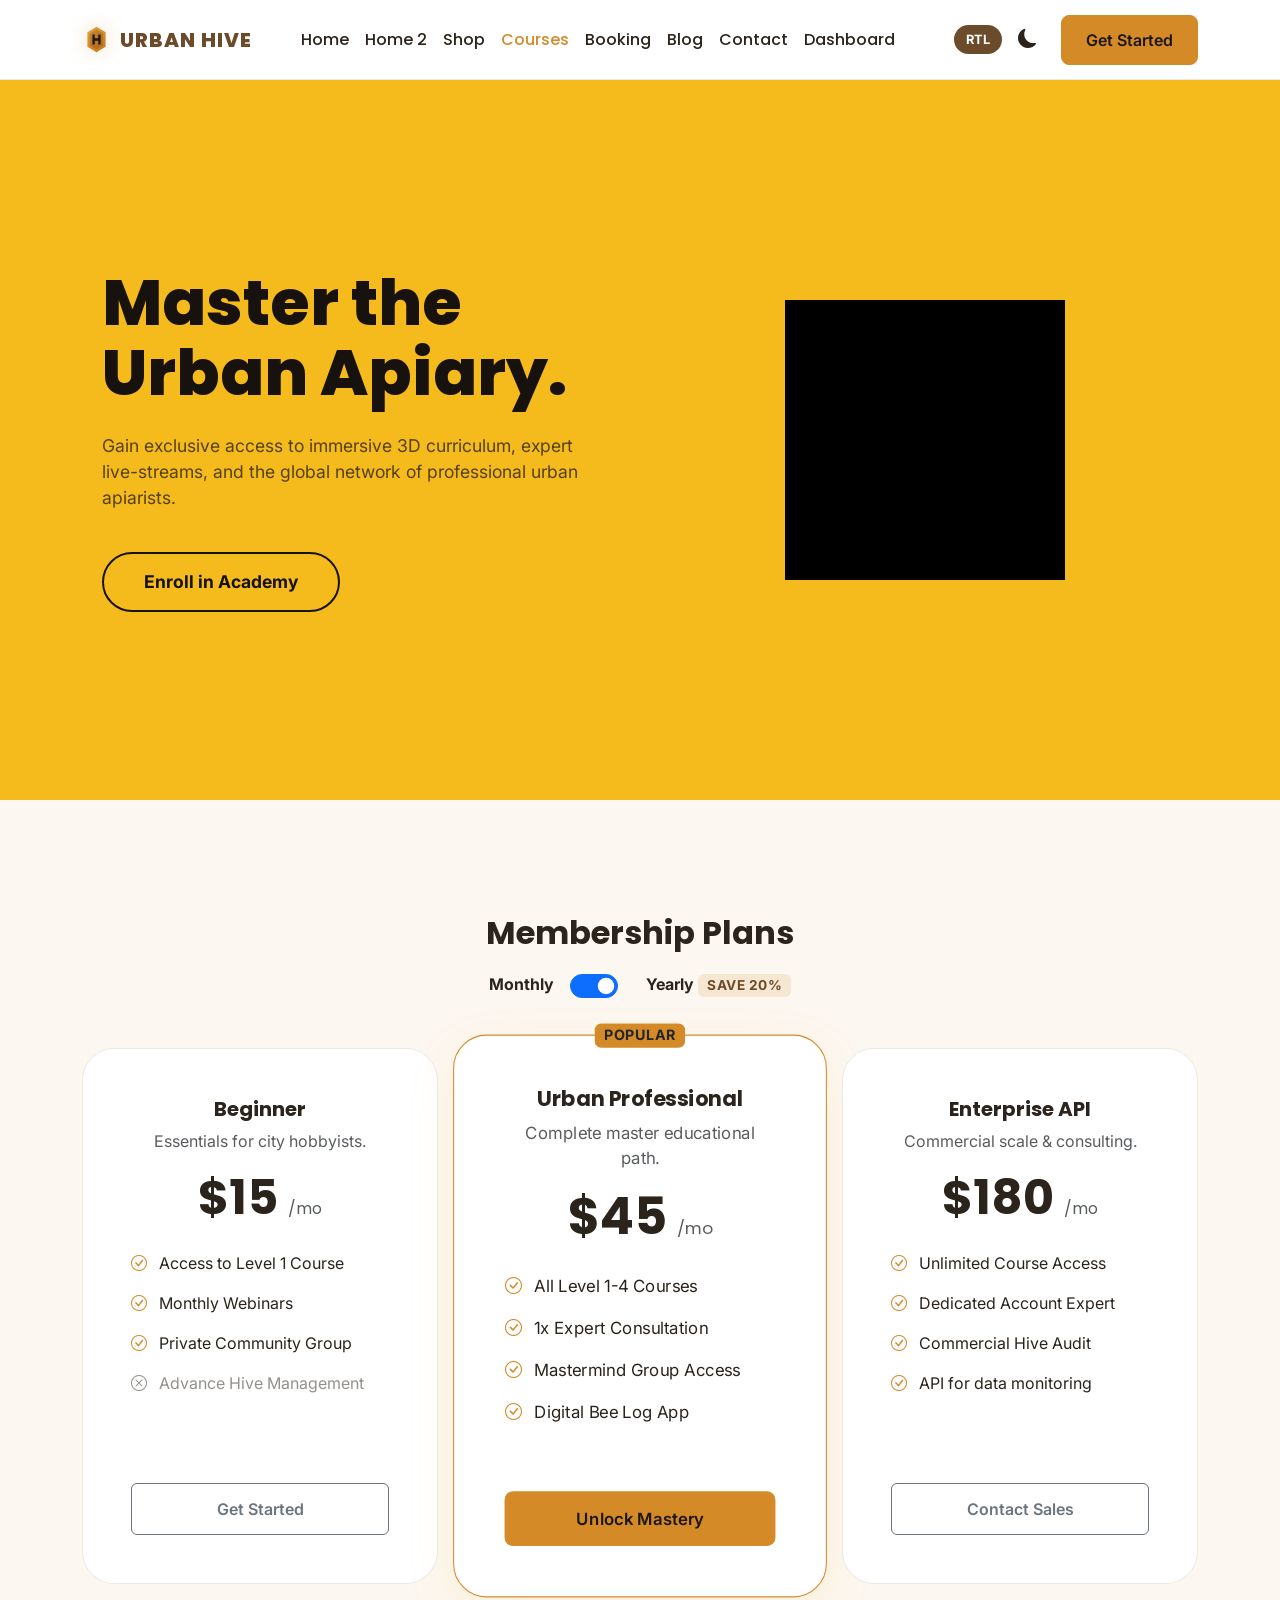
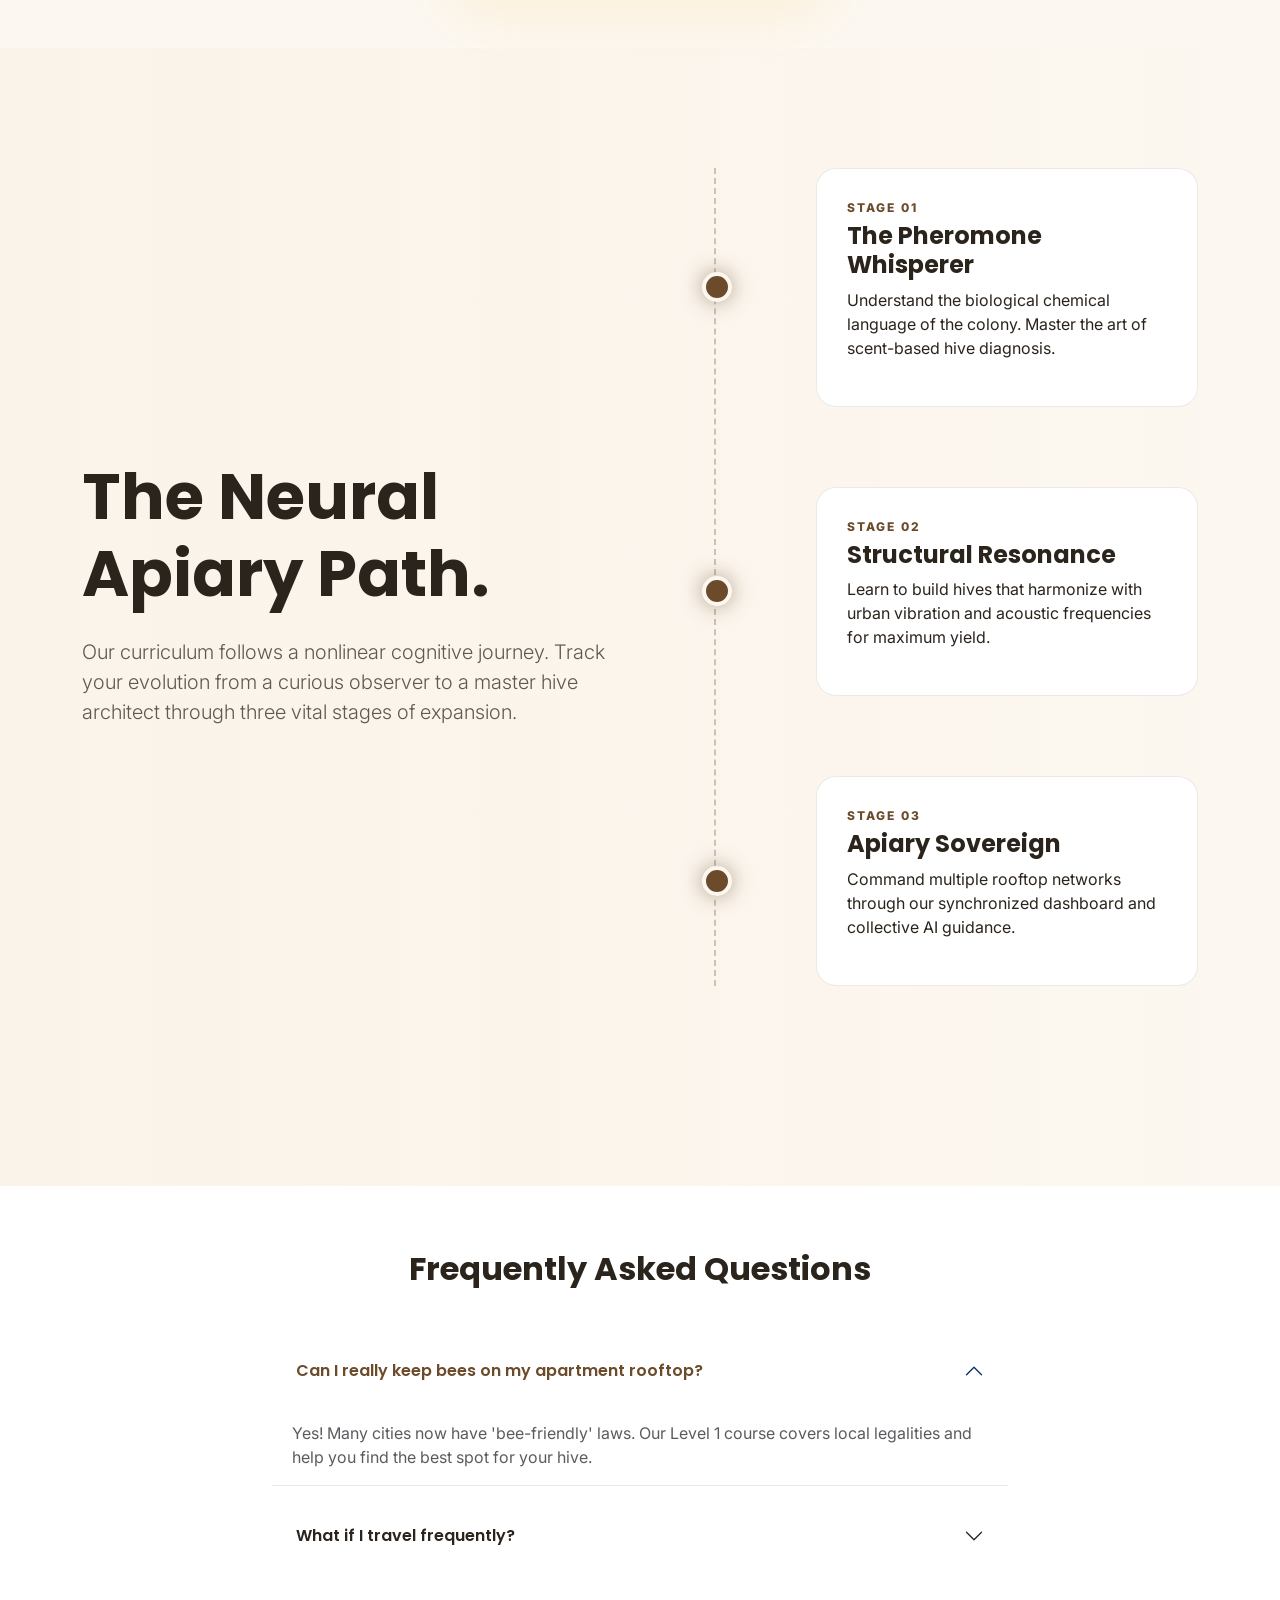
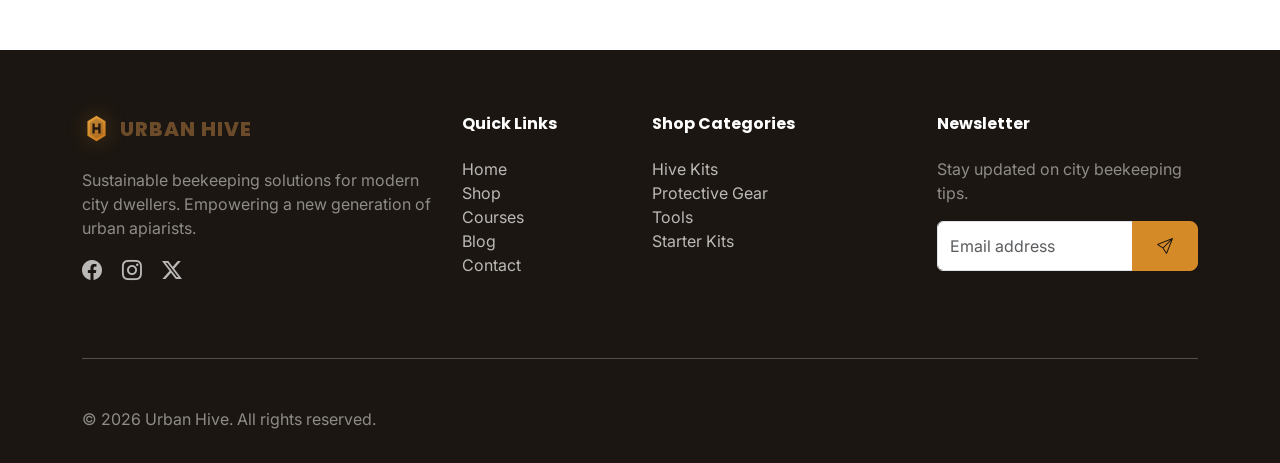
<file: pricing.html>
<!DOCTYPE html>
<html lang="en" data-bs-theme="light">

<head>
    <meta charset="UTF-8">
    <meta name="viewport" content="width=device-width, initial-scale=1.0">
    <meta name="description" content="Urban beekeeping course plans, subscriptions, and learning bundles.">
    <title>Course Plans | Urban Hive</title>
    <link rel="icon" type="image/svg+xml"
        href="assets/img/urban-hive-mark.svg">
    <!-- Bootstrap 5 CSS -->
    <link href="https://cdn.jsdelivr.net/npm/bootstrap@5.3.3/dist/css/bootstrap.min.css" rel="stylesheet">
    <!-- Bootstrap Icons -->
    <link rel="stylesheet" href="https://cdn.jsdelivr.net/npm/bootstrap-icons@1.11.3/font/bootstrap-icons.min.css">
    <!-- Custom CSS -->
    <link rel="stylesheet" href="assets/css/styles.css">
    <style>
        /* Unique Page Animation: Blur Reveal */
        .blur-reveal {
            opacity: 0;
            filter: blur(10px);
            transform: scale(0.95);
            transition: all 0.8s ease;
        }

        .blur-reveal.animate-in {
            opacity: 1;
            filter: blur(0);
            transform: scale(1);
        }

        .pricing-card {
            border-radius: 32px;
            padding: var(--sp-48);
            border: 1px solid var(--border-color);
            background: var(--card-bg);
            transition: all 0.5s cubic-bezier(0.175, 0.885, 0.32, 1.275);
            position: relative;
        }

        .pricing-card:hover {
            transform: translateY(-20px);
            border-color: var(--primary-color);
            box-shadow: 0 30px 60px rgba(213, 138, 40, 0.15);
        }

        .pricing-card.featured {
            border-color: var(--primary-color);
            transform: scale(1.05);
            z-index: 2;
            box-shadow: 0 16px 48px rgba(244, 180, 0, 0.1);
        }

        .pricing-card.featured:hover {
            transform: translateY(-20px) scale(1.1);
            box-shadow: 0 30px 60px rgba(213, 138, 40, 0.25);
        }

        .pricing-card h2 {
            font-size: 3rem;
        }

        /* Membership Plans: card and button alignment only */
        .membership-plans-section .row.g-4>[class*="col-"] {
            display: flex;
        }

        .membership-plans-section .pricing-card {
            width: 100%;
            height: 100%;
            display: flex;
            flex-direction: column;
        }

        .membership-plans-section .pricing-card ul {
            flex-grow: 1;
        }

        .membership-plans-section .pricing-card .btn {
            min-height: 52px;
            display: inline-flex;
            align-items: center;
            justify-content: center;
            font-weight: 600;
        }

        @media (max-width: 1024px) and (min-width: 992px) {
            .membership-plans-section .pricing-card {
                padding: var(--sp-32);
            }

            .membership-plans-section .pricing-card.featured {
                transform: none;
            }

            .membership-plans-section .pricing-card.featured:hover {
                transform: translateY(-20px);
            }
        }

        .faq-item {
            background-color: var(--card-bg);
            border-radius: 16px;
            margin-bottom: 16px;
            border: 1px solid var(--border-color);
        }

        .accordion-button {
            background: transparent !important;
            color: var(--text-color) !important;
            box-shadow: none !important;
            padding: 24px;
            font-weight: 600;
        }

        .accordion-button:not(.collapsed) {
            color: var(--secondary-color) !important;
        }

        /* COURSE CUBE HERO (SHOWBOX STYLE) */
        .course-hero-cube-section {
            background: #f5bb1c;
            min-height: 80vh;
            display: flex;
            align-items: center;
            overflow: hidden;
            position: relative;
            padding: 80px 0;
            margin-bottom: 50px;
            border-radius: 0;
        }

        .signup-section {
            padding: 2rem;
            z-index: 10;
        }

        .main-heading {
            font-size: clamp(2.5rem, 5vw, 4.5rem);
            font-weight: 800;
            color: #D58A28;
            line-height: 1.1;
            margin-bottom: 1.5rem;
        }

        .body-text {
            font-size: 1.1rem;
            color: #F5EBDD;
            opacity: 0.9;
            max-width: 500px;
            margin-bottom: 2.5rem;
        }

        .signup-button {
            background-color: transparent;
            border: 2px solid #D58A28;
            border-radius: 50px;
            color: #D58A28;
            font-size: 1.1rem;
            padding: 15px 40px;
            font-weight: 700;
            position: relative;
            overflow: hidden;
            transition: all 0.3s;
            z-index: 1;
        }

        .signup-button:hover {
            color: #17120E;
        }

        .signup-button::before {
            content: "";
            position: absolute;
            top: 0;
            left: 0;
            width: 100%;
            height: 100%;
            background: #D58A28;
            transform: scaleX(0);
            transition: transform 0.3s;
            z-index: -1;
            transform-origin: right;
        }

        .signup-button:hover::before {
            transform: scaleX(1);
            transform-origin: left;
        }

        .cube__section {
            display: flex;
            justify-content: center;
            align-items: center;
        }

        .cube {
            width: 280px;
            height: 280px;
            perspective: 800px;
        }

        .cube__container {
            width: 100%;
            height: 100%;
            position: relative;
            transform-style: preserve-3d;
            transform: translateZ(-140px);
            animation: rotationBox 20s linear infinite;
        }

        .cube__face {
            position: absolute;
            width: 280px;
            height: 280px;
            border: 2px solid rgba(213, 138, 40, 0.3);
            display: flex;
            align-items: center;
            justify-content: center;
            overflow: hidden;
            background: #000;
        }

        .cube__face--front {
            transform: rotateY(0deg) translateZ(140px);
        }

        .cube__face--back {
            transform: rotateY(180deg) translateZ(140px);
        }

        .cube__face--left {
            transform: rotateY(-90deg) translateZ(140px);
        }

        .cube__face--right {
            transform: rotateY(90deg) translateZ(140px);
        }

        .cube__face--top {
            transform: rotateX(90deg) translateZ(140px);
        }

        .cube__face--bottom {
            transform: rotateX(-90deg) translateZ(140px);
        }

        .video__container {
            width: 100%;
            height: 100%;
            object-fit: cover;
            filter: sepia(20%) saturate(150%) hue-rotate(-20deg);
            /* Emerald tint */
        }

        @keyframes rotationBox {
            0% {
                transform: translateZ(-140px) rotate3d(0, 0, 0, 0deg);
            }

            100% {
                transform: translateZ(-140px) rotate3d(1, 1, 1, 360deg);
            }
        }

        @media (max-width: 991px) {
            .course-hero-cube-section {
                min-height: auto;
                text-align: center;
                border-radius: 0;
            }

            .signup-section {
                padding: 2rem;
                z-index: 10;
                margin-bottom: 120px;
            }

            .main-heading {
                font-size: clamp(2.5rem, 5vw, 4.5rem);
                font-weight: 800;
                color: #D58A28;
                line-height: 1.1;
                margin-bottom: 1.5rem;
            }

            .body-text {
                margin-inline: auto;
            }

            .cube {
                width: 220px;
                height: 220px;
            }

            .cube__face {
                width: 220px;
                height: 220px;
            }

            .cube__face--front {
                transform: rotateY(0deg) translateZ(110px);
            }

            .cube__face--back {
                transform: rotateY(180deg) translateZ(110px);
            }

            .cube__face--left {
                transform: rotateY(-90deg) translateZ(110px);
            }

            .cube__face--right {
                transform: rotateY(90deg) translateZ(110px);
            }

            .cube__face--top {
                transform: rotateX(90deg) translateZ(110px);
            }

            .cube__face--bottom {
                transform: rotateX(-90deg) translateZ(110px);
            }

            .cube__container {
                transform: translateZ(-110px);
            }

            @keyframes rotationBox {
                0% {
                    transform: translateZ(-110px) rotate3d(0, 0, 0, 0deg);
                }

                100% {
                    transform: translateZ(-110px) rotate3d(1, 1, 1, 360deg);
                }
            }
        }

        /* LIGHT MODE OVERRIDES FOR HERO */
        [data-bs-theme="light"] .course-hero-cube-section {
            background: #f5bb1c !important;
        }

        [data-bs-theme="light"] .course-hero-cube-section .main-heading {
            color: #17120E !important;
        }

        [data-bs-theme="light"] .course-hero-cube-section .body-text {
            color: rgba(23, 18, 14, 0.8) !important;
        }

        [data-bs-theme="light"] .course-hero-cube-section .signup-button {
            border-color: #17120E !important;
            color: #17120E !important;
        }

        [data-bs-theme="light"] .course-hero-cube-section .signup-button:hover {
            color: #D58A28 !important;
        }

        [data-bs-theme="light"] .course-hero-cube-section .signup-button::before {
            background: #17120E !important;
        }

        [data-bs-theme="light"] .course-hero-cube-section .cube__face {
            border-color: rgba(23, 18, 14, 0.2) !important;
        }

        /* DARK MODE HERO TEXT VISIBILITY FIX */
        [data-bs-theme="dark"] .course-hero-cube-section .main-heading {
            color: #17120E !important;
        }

        [data-bs-theme="dark"] .course-hero-cube-section .body-text {
            color: rgba(23, 18, 14, 0.88) !important;
        }

        [data-bs-theme="dark"] .course-hero-cube-section .signup-button {
            border-color: #17120E !important;
            color: #17120E !important;
        }

        [data-bs-theme="dark"] .course-hero-cube-section .signup-button:hover {
            color: #f5bb1c !important;
        }

        [data-bs-theme="dark"] .course-hero-cube-section .signup-button::before {
            background: #17120E !important;
        }

        /* THE NEURAL APIARY SECTION */
        .neural-apiary-section {
            padding: 120px 0;
            background: linear-gradient(to right, rgba(213, 138, 40, 0.03), transparent);
            position: relative;
            overflow: hidden;
        }

        [data-bs-theme="dark"] .neural-apiary-section {
            background: linear-gradient(to right, rgba(107, 75, 42, 0.05), #000);
        }

        .neural-path {
            position: relative;
            padding-left: 100px;
            border-left: 2px dashed rgba(107, 75, 42, 0.3);
            margin-left: 50px;
        }

        .neural-node {
            position: relative;
            margin-bottom: 80px;
            padding: 30px;
            background: var(--card-bg);
            border: 1px solid var(--border-color);
            border-radius: 20px;
            transition: all 0.5s;
            cursor: pointer;
            width: fit-content;
            max-width: 500px;
        }

        .neural-node::before {
            content: "";
            position: absolute;
            left: -115px;
            top: 50%;
            width: 30px;
            height: 30px;
            background: #6B4B2A;
            border: 4px solid var(--bg-color);
            border-radius: 50%;
            transform: translateY(-50%);
            box-shadow: 0 0 20px rgba(107, 75, 42, 0.5);
            transition: all 0.5s;
        }

        [data-bs-theme="dark"] .neural-node::before {
            background: #D58A28;
            box-shadow: 0 0 20px rgba(255, 255, 1, 0.5);
        }

        .neural-node:hover {
            transform: translateX(20px);
            border-color: var(--primary-color);
            background: rgba(213, 138, 40, 0.05);
        }

        .neural-node:hover::before {
            transform: translateY(-50%) scale(1.5);
            background: #D58A28;
        }

        .node-stage {
            text-transform: uppercase;
            font-size: 0.75rem;
            font-weight: 800;
            letter-spacing: 2px;
            color: var(--secondary-color);
            margin-bottom: 5px;
            display: block;
        }

        [data-bs-theme="dark"] .node-stage {
            color: #D58A28;
        }

        /* Footer alignment fixes for tablet view */
        @media (max-width: 991px) and (min-width: 768px) {
            footer .row {
                justify-content: center;
                text-align: center;
            }

            footer .col-lg-4,
            footer .col-md-2,
            footer .col-md-3,
            footer .col-lg-3 {
                margin-bottom: 2rem;
                flex: 0 0 auto;
                width: 100%;
                max-width: 300px;
            }

            footer .input-group {
                max-width: 300px;
                margin: 0 auto;
            }
        }
    </style>
</head>

<body>

    <!-- Navbar -->
    <nav class="navbar navbar-expand-xl sticky-top">
        <div class="container">
            <a class="navbar-brand d-flex align-items-center" href="index.html">
                <span class="brand-mark me-2" aria-hidden="true"></span>
                <span class="brand-name">URBAN HIVE</span>
            </a>
            <div class="offcanvas offcanvas-end" tabindex="-1" id="offcanvasNavbar">
                <div class="offcanvas-header">
                    <h5 class="offcanvas-title brand-name">URBAN HIVE</h5>
                    <button type="button" class="btn-close" data-bs-dismiss="offcanvas"></button>
                </div>
                <div class="offcanvas-body">
                    <ul class="navbar-nav justify-content-center flex-grow-1 pe-3">
                        <li class="nav-item"><a class="nav-link" href="index.html">Home</a></li>
                        <li class="nav-item"><a class="nav-link" href="home-2.html">Home 2</a></li>
                        <li class="nav-item"><a class="nav-link" href="services.html">Shop</a></li>
                        <li class="nav-item"><a class="nav-link active" href="pricing.html">Courses</a></li>
                        <li class="nav-item"><a class="nav-link" href="booking.html">Booking</a></li>
                        <li class="nav-item"><a class="nav-link" href="blog.html">Blog</a></li>
                        <li class="nav-item"><a class="nav-link" href="contact.html">Contact</a></li>
                        <li class="nav-item"><a class="nav-link" href="dashboard.html">Dashboard</a></li>
                    </ul>
                    <div class="mt-3 pt-3 border-top d-xl-none">
                        <div class="d-flex align-items-center mb-3">
                            <button class="rtl-toggle-btn me-3">RTL</button>
                            <button class="theme-toggle-btn me-3" aria-label="Toggle Theme">
                                <i class="bi bi-moon-fill"></i>
                            </button>
                        </div>
                        <a href="login.html" class="btn btn-primary w-100">Get Started</a>
                    </div>
                </div>
            </div>
            <div class="d-flex align-items-center order-xl-3 ms-auto">
                <button class="rtl-toggle-btn me-2 d-none d-xl-inline-block">RTL</button>
                <button class="theme-toggle-btn me-3 d-none d-xl-inline-block" aria-label="Toggle Theme">
                    <i class="bi bi-moon-fill"></i>
                </button>
                <a href="login.html" class="btn btn-primary d-none d-xl-block">Get Started</a>
                <button class="navbar-toggler ms-2" type="button" data-bs-toggle="offcanvas"
                    data-bs-target="#offcanvasNavbar">
                    <span class="navbar-toggler-icon"></span>
                </button>
            </div>
        </div>
    </nav>

    <!-- Pricing Hero (Cube Showbox Style) -->
    <section class="course-hero-cube-section">
        <div class="container">
            <div class="row align-items-center">
                <div class="col-lg-6 signup-section">
                    <div class="signup-box">
                        <h1 class="main-heading">
                            Master the <br>Urban Apiary.
                        </h1>
                        <p class="body-text">
                            Gain exclusive access to immersive 3D curriculum, expert live-streams, and the global
                            network of professional urban apiarists.
                        </p>
                        <button class="signup-button">
                            Enroll in Academy
                        </button>
                    </div>
                </div>
                <div class="col-lg-6 cube__section">
                    <div class="cube">
                        <div class="cube__container">
                            <div class="cube__face cube__face--front">
                                <video class="video__container" autoplay muted loop playsinline>
                                    <source
                                        src="https://storage.coverr.co/videos/KP78n9EWQAje1fm6Xr02N6zm7V01xxNRNK?token=eyJhbGciOiJIUzI1NiIsInR5cCI6IkpXVCJ9.eyJhcHBJZCI6IjExNDMyN0NEOTRCMUFCMTFERTE3IiwiaWF0IjoxNTg4MDIwODIzfQ._d_wNMzyykNR9_7lkgCpidj0JI4vCGuxfDKyEEfStO0"
                                        type="video/mp4">
                                </video>
                            </div>
                            <div class="cube__face cube__face--back">
                                <video class="video__container" autoplay muted loop playsinline>
                                    <source
                                        src="https://storage.coverr.co/videos/KefsniMdijw4at9fT02iUufbPceUuJJG2?token=eyJhbGciOiJIUzI1NiIsInR5cCI6IkpXVCJ9.eyJhcHBJZCI6IjExNDMyN0NEOTRCMUFCMTFERTE3IiwiaWF0IjoxNTg4MDIwNjcxfQ.3kzxKS0a6bQ2dCcKpTxeZS2IpVfUekVpMFrBzpBwA2M"
                                        type="video/mp4">
                                </video>
                            </div>
                            <div class="cube__face cube__face--left">
                                <video class="video__container" autoplay muted loop playsinline>
                                    <source
                                        src="https://storage.coverr.co/videos/34w86e7pqJzbji1yJ4gmfSanA01bjPyH7?token=eyJhbGciOiJIUzI1NiIsInR5cCI6IkpXVCJ9.eyJhcHBJZCI6IjExNDMyN0NEOTRCMUFCMTFERTE3IiwiaWF0IjoxNTg4MDIwNzYxfQ.xUJhNmkTYbzdHfVJsvVrtB4RFbn0cwaA7DRg9rEvMyU"
                                        type="video/mp4">
                                </video>
                            </div>
                            <div class="cube__face cube__face--right">
                                <video class="video__container" autoplay muted loop playsinline>
                                    <source
                                        src="https://storage.coverr.co/videos/8GSSdF02KLFPJQgkILrDCkRfHHuouBMVA?token=eyJhbGciOiJIUzI1NiIsInR5cCI6IkpXVCJ9.eyJhcHBJZCI6IjExNDMyN0NEOTRCMUFCMTFERTE3IiwiaWF0IjoxNTg4MDIxMDMzfQ.Wk1guDwsEY_-Y1K8vo5FkU3GhutfkMA8PPxj4Afv5_w"
                                        type="video/mp4">
                                </video>
                            </div>
                            <div class="cube__face cube__face--top">
                                <video class="video__container" autoplay muted loop playsinline>
                                    <source
                                        src="https://storage.coverr.co/videos/EZvZIdsvOkc00V02BDw3ZnH4VdoJK01qSsS?token=eyJhbGciOiJIUzI1NiIsInR5cCI6IkpXVCJ9.eyJhcHBJZCI6IjExNDMyN0NEOTRCMUFCMTFERTE3IiwiaWF0IjoxNTg4MDIxMTE4fQ.u6UFXCGSK755PtJtWoDAuFkasaQ7Tb2SbIXEGhFr4iw"
                                        type="video/mp4">
                                </video>
                            </div>
                            <div class="cube__face cube__face--bottom">
                                <video class="video__container" autoplay muted loop playsinline>
                                    <source
                                        src="https://storage.coverr.co/videos/Vcve11Kp8bptZ00n1nsBEOh02qF5fgShYW?token=eyJhbGciOiJIUzI1NiIsInR5cCI6IkpXVCJ9.eyJhcHBJZCI6IjExNDMyN0NEOTRCMUFCMTFERTE3IiwiaWF0IjoxNTg4MDIwNDgwfQ.eI4Ak0fYiUzCRoLs2VdJZLea9e-zrjzJJ6RN1OFSim4"
                                        type="video/mp4">
                                </video>
                            </div>
                        </div>
                    </div>
                </div>
            </div>
        </div>
    </section>

    <!-- Membership Plans -->
    <section class="py-64 blur-reveal membership-plans-section">
        <div class="container">
            <div class="text-center mb-5">
                <h2 class="animate-on-scroll">Membership Plans</h2>
                <div class="d-flex align-items-center justify-content-center gap-3 mt-3">
                    <span class="fw-bold">Monthly</span>
                    <div class="form-check form-switch fs-4">
                        <input class="form-check-input" type="checkbox" checked>
                    </div>
                    <span class="fw-bold">Yearly <span class="badge bg-success-subtle text-success small">Save
                            20%</span></span>
                </div>
            </div>
            <div class="row g-4 justify-content-center">
                <div class="col-lg-4 animate-on-scroll">
                    <div class="pricing-card text-center">
                        <h5>Beginner</h5>
                        <p class="text-muted">Essentials for city hobbyists.</p>
                        <h2 class="mb-4">$15 <span class="fs-6 text-muted fw-normal">/mo</span></h2>
                        <ul class="list-unstyled text-start mb-5">
                            <li class="mb-3"><i class="bi bi-check-circle text-primary me-2"></i> Access to Level 1
                                Course</li>
                            <li class="mb-3"><i class="bi bi-check-circle text-primary me-2"></i> Monthly Webinars</li>
                            <li class="mb-3"><i class="bi bi-check-circle text-primary me-2"></i> Private Community
                                Group</li>
                            <li class="mb-3 opacity-50"><i class="bi bi-x-circle me-2"></i> Advance Hive Management</li>
                        </ul>
                        <button class="btn btn-outline-secondary w-100">Get Started</button>
                    </div>
                </div>
                <div class="col-lg-4 animate-on-scroll">
                    <div class="pricing-card featured text-center">
                        <span class="badge bg-primary text-dark position-absolute top-0 start-50 translate-middle">POPULAR</span>
                        <h5>Urban Professional</h5>
                        <p class="text-muted">Complete master educational path.</p>
                        <h2 class="mb-4">$45 <span class="fs-6 text-muted fw-normal">/mo</span></h2>
                        <ul class="list-unstyled text-start mb-5">
                            <li class="mb-3"><i class="bi bi-check-circle text-primary me-2"></i> All Level 1-4 Courses
                            </li>
                            <li class="mb-3"><i class="bi bi-check-circle text-primary me-2"></i> 1x Expert Consultation
                            </li>
                            <li class="mb-3"><i class="bi bi-check-circle text-primary me-2"></i> Mastermind Group
                                Access</li>
                            <li class="mb-3"><i class="bi bi-check-circle text-primary me-2"></i> Digital Bee Log App
                            </li>
                        </ul>
                        <button class="btn btn-primary w-100">Unlock Mastery</button>
                    </div>
                </div>
                <div class="col-lg-4 animate-on-scroll">
                    <div class="pricing-card text-center">
                        <h5>Enterprise API</h5>
                        <p class="text-muted">Commercial scale & consulting.</p>
                        <h2 class="mb-4">$180 <span class="fs-6 text-muted fw-normal">/mo</span></h2>
                        <ul class="list-unstyled text-start mb-5">
                            <li class="mb-3"><i class="bi bi-check-circle text-primary me-2"></i> Unlimited Course
                                Access</li>
                            <li class="mb-3"><i class="bi bi-check-circle text-primary me-2"></i> Dedicated Account
                                Expert</li>
                            <li class="mb-3"><i class="bi bi-check-circle text-primary me-2"></i> Commercial Hive Audit
                            </li>
                            <li class="mb-3"><i class="bi bi-check-circle text-primary me-2"></i> API for data
                                monitoring</li>
                        </ul>
                        <button class="btn btn-outline-secondary w-100">Contact Sales</button>
                    </div>
                </div>
            </div>
        </div>
    </section>

    <!-- UNIQUE SECTION: THE NEURAL APIARY -->
    <section class="neural-apiary-section">
        <div class="container">
            <div class="row align-items-center g-5">
                <div class="col-lg-6">
                    <h2 class="display-3 fw-bold mb-4">The Neural <br>Apiary Path.</h2>
                    <p class="lead opacity-75 mb-5">Our curriculum follows a nonlinear cognitive journey. Track your
                        evolution from a curious observer to a master hive architect through three vital stages of
                        expansion.</p>
                </div>
                <div class="col-lg-6">
                    <div class="neural-path">
                        <!-- Node 1 -->
                        <div class="neural-node">
                            <span class="node-stage">Stage 01</span>
                            <h4>The Pheromone Whisperer</h4>
                            <p>Understand the biological chemical language of the colony. Master the art of scent-based
                                hive diagnosis.</p>
                        </div>
                        <!-- Node 2 -->
                        <div class="neural-node">
                            <span class="node-stage">Stage 02</span>
                            <h4>Structural Resonance</h4>
                            <p>Learn to build hives that harmonize with urban vibration and acoustic frequencies for
                                maximum yield.</p>
                        </div>
                        <!-- Node 3 -->
                        <div class="neural-node">
                            <span class="node-stage">Stage 03</span>
                            <h4>Apiary Sovereign</h4>
                            <p>Command multiple rooftop networks through our synchronized dashboard and collective AI
                                guidance.</p>
                        </div>
                    </div>
                </div>
            </div>
        </div>
    </section>

    <!-- FAQ -->
    <section class="py-64" style="background-color: var(--card-bg);">
        <div class="container pb-64">
            <h2 class="text-center mb-5 animate-on-scroll">Frequently Asked Questions</h2>
            <div class="row justify-content-center">
                <div class="col-lg-8">
                    <div class="accordion accordion-flush animate-on-scroll" id="faqAccordion">
                        <div class="accordion-item faq-item">
                            <h2 class="accordion-header">
                                <button class="accordion-button" type="button" data-bs-toggle="collapse"
                                    data-bs-target="#q1">
                                    Can I really keep bees on my apartment rooftop?
                                </button>
                            </h2>
                            <div id="q1" class="accordion-collapse collapse show" data-bs-parent="#faqAccordion">
                                <div class="accordion-body text-muted">
                                    Yes! Many cities now have 'bee-friendly' laws. Our Level 1 course covers local
                                    legalities and help you find the best spot for your hive.
                                </div>
                            </div>
                        </div>
                        <div class="accordion-item faq-item">
                            <h2 class="accordion-header">
                                <button class="accordion-button collapsed" type="button" data-bs-toggle="collapse"
                                    data-bs-target="#q2">
                                    What if I travel frequently?
                                </button>
                            </h2>
                            <div id="q2" class="accordion-collapse collapse" data-bs-parent="#faqAccordion">
                                <div class="accordion-body text-muted">
                                    Our Professional plan includes Smart Monitoring integration, allowing you to check
                                    hive health remotely through our dashboard.
                                </div>
                            </div>
                        </div>
                    </div>
                </div>
            </div>
        </div>
    </section>

    <!-- Footer -->
    <footer>
        <div class="container">
            <div class="row g-4">
                <div class="col-lg-4">
                    <a class="d-flex align-items-center mb-4 text-decoration-none" href="index.html">
                        <span class="brand-mark me-2" aria-hidden="true"></span>
                        <span class="brand-name">URBAN HIVE</span>
                    </a>
                    <p class="text-white-50">Sustainable beekeeping solutions for modern city dwellers.
                        Empowering a new
                        generation of urban apiarists.</p>
                    <div class="mb-4">
                        <a href="#" class="me-3"><i class="bi bi-facebook fs-5"></i></a>
                        <a href="#" class="me-3"><i class="bi bi-instagram fs-5"></i></a>
                        <a href="#" class="me-3"><i class="bi bi-twitter-x fs-5"></i></a>
                    </div>
                </div>
                <div class="col-md-2 col-6">
                    <h6 class="text-white mb-4">Quick Links</h6>
                    <ul class="list-unstyled">
                        <li><a href="index.html">Home</a></li>
                        <li><a href="services.html">Shop</a></li>
                        <li><a href="pricing.html">Courses</a></li>
                        <li><a href="blog.html">Blog</a></li>
                        <li><a href="contact.html">Contact</a></li>
                    </ul>
                </div>
                <div class="col-md-3 col-6">
                    <h6 class="text-white mb-4">Shop Categories</h6>
                    <ul class="list-unstyled">
                        <li><a href="#">Hive Kits</a></li>
                        <li><a href="#">Protective Gear</a></li>
                        <li><a href="#">Tools</a></li>
                        <li><a href="#">Starter Kits</a></li>
                    </ul>
                </div>
                <div class="col-lg-3">
                    <h6 class="text-white mb-4">Newsletter</h6>
                    <p class="text-white-50">Stay updated on city beekeeping tips.</p>
                    <div class="input-group">
                        <input type="email" class="form-control" placeholder="Email address">
                        <button class="btn btn-primary" type="button"><i class="bi bi-send"></i></button>
                    </div>
                </div>
            </div>
            <hr class="my-5 opacity-25">
            <div class="row align-items-center">
                <div class="col-md-6 mb-3 mb-md-0">
                    <p class="text-white-50 mb-0">&copy; 2026 Urban Hive. All rights reserved.</p>
                </div>
                <div class="col-md-6 text-md-end">
                    <button id="back-to-top" class="btn btn-outline-primary rounded-circle"><i
                            class="bi bi-arrow-up"></i></button>
                </div>
            </div>
        </div>
    </footer>

    <!-- Bootstrap Bundle with Popper -->
    <script src="https://cdn.jsdelivr.net/npm/bootstrap@5.3.3/dist/js/bootstrap.bundle.min.js"></script>
    <script src="assets/js/main.js"></script>
    <script>
        // Trigger blur-reveal on scroll
        const reveal = document.querySelector('.blur-reveal');
        const observer = new IntersectionObserver((entries) => {
            entries.forEach(entry => {
                if (entry.isIntersecting) {
                    reveal.classList.add('animate-in');
                }
            });
        });
        observer.observe(reveal);
    </script>
</body>

</html>
</file>
<file: assets/css/styles.css>
@import url('https://fonts.googleapis.com/css2?family=Inter:wght@400;500;600;700&family=Poppins:wght@400;500;600;700&display=swap');

:root {
    /* Brand Colors */
    --primary-color: #D58A28;
    --secondary-color: #6B4B2A;
    --accent-color: #1B1611;

    /* Light Mode */
    --bg-color: #FCF7F0;
    --card-bg: #FFFFFF;
    --text-color: #2B241C;
    --border-color: rgba(107, 75, 42, 0.12);

    /* Spacing */
    --sp-8: 8px;
    --sp-16: 16px;
    --sp-24: 24px;
    --sp-32: 32px;
    --sp-48: 48px;
    --sp-64: 64px;
    --sp-100: 100px;
    --sp-120: 120px;

    --transition-speed: 0.3s;
}

[data-bs-theme="dark"] {
    --bg-color: #17120E;
    --card-bg: #241B14;
    --text-color: #F5EBDD;
    --border-color: rgba(213, 138, 40, 0.18);
}

html,
body {
    font-family: 'Inter', sans-serif;
    background-color: var(--bg-color);
    color: var(--text-color);
    overflow-x: hidden;
    transition: background-color var(--transition-speed), color var(--transition-speed);
}

h1,
h2,
h3,
h4,
h5,
h6 {
    font-family: 'Poppins', sans-serif;
    font-weight: 700;
}

/* Typography Overrides */
.brand-name {
    font-family: 'Poppins', sans-serif;
    font-weight: 700;
}

/* Navbar Styling */
.navbar {
    min-height: 80px;
    background-color: var(--card-bg);
    border-bottom: 1px solid var(--border-color);
    transition: background-color var(--transition-speed);
    z-index: 1050;
}

/* Standardized Brand Identity */
.brand-mark {
    width: 1.75rem;
    height: 1.75rem;
    display: inline-block;
    flex-shrink: 0;
    background: center / contain no-repeat url("../img/urban-hive-mark.svg");
    filter: drop-shadow(0 0 10px rgba(213, 138, 40, 0.28));
}

.navbar-brand .brand-mark,
footer .brand-mark,
#sidebar .brand-mark {
    width: 1.85rem;
    height: 1.85rem;
}

.login-card .brand-mark,
.register-card .brand-mark {
    width: 1.85rem;
    height: 1.85rem;
}

.brand-name {
    font-family: 'Poppins', sans-serif !important;
    font-weight: 800 !important;
    letter-spacing: 1px !important;
    text-transform: uppercase;
    transition: color var(--transition-speed);
}

.navbar-brand .brand-name,
.offcanvas-header .brand-name,
#sidebar .brand-name,
footer .brand-name {
    font-size: 1.25rem;
}

.login-card .brand-name,
.register-card .brand-name {
    font-size: 1.25rem;
}

.navbar-brand .brand-name,
.offcanvas-header .brand-name,
#sidebar .brand-name,
.login-card .brand-name,
.register-card .brand-name,
footer .brand-name {
    color: var(--secondary-color) !important;
}

.navbar-brand img {
    height: 40px;
    width: auto;
}

.nav-link {
    font-family: 'Poppins', sans-serif;
    font-weight: 500;
    color: var(--text-color) !important;
    transition: color 0.2s ease;
}

.nav-link:hover,
.nav-link.active {
    color: var(--primary-color) !important;
}

/* Button System */
.btn-primary {
    background-color: var(--primary-color);
    border-color: var(--primary-color);
    color: var(--accent-color);
    font-weight: 600;
    padding: 12px 24px;
    border-radius: 8px;
}

.btn-primary:hover {
    background-color: #B97117;
    border-color: #B97117;
    color: var(--accent-color);
}

.btn-secondary {
    background-color: var(--secondary-color);
    border-color: var(--secondary-color);
    color: #FFFFFF;
    font-weight: 600;
    padding: 12px 24px;
    border-radius: 8px;
}

.btn-secondary:hover {
    background-color: #53361B;
    border-color: #53361B;
}

/* Card System */
.card {
    background-color: var(--card-bg);
    border: 1px solid var(--border-color);
    border-radius: 16px;
    padding: var(--sp-24);
    box-shadow: 0 4px 24px rgba(0, 0, 0, 0.04);
    transition: transform 0.3s ease, box-shadow 0.3s ease, background-color var(--transition-speed);
    height: 100%;
}

.card:hover {
    transform: translateY(-5px);
    box-shadow: 0 8px 32px rgba(0, 0, 0, 0.08);
}

.card-icon {
    width: 48px;
    height: 48px;
    display: flex;
    align-items: center;
    justify-content: center;
    background-color: rgba(213, 138, 40, 0.12);
    color: var(--primary-color);
    border-radius: 12px;
    margin-bottom: var(--sp-24);
    margin-inline: auto;
}

/* Section Spacing Utilities */
.py-64 {
    padding-top: var(--sp-64);
    padding-bottom: var(--sp-64);
}

.py-100 {
    padding-top: var(--sp-100);
    padding-bottom: var(--sp-100);
}

.py-120 {
    padding-top: var(--sp-120);
    padding-bottom: var(--sp-120);
}

/* Animation Utilities */
.animate-on-scroll {
    opacity: 0;
    transition: all 0.8s ease-out;
}

.animate-up {
    transform: translateY(30px);
}

.animate-in {
    opacity: 1;
    transform: translateY(0);
}

/* Custom Animations per Page Requirements */
/* Hive Build Animation (Home) */
@keyframes hiveBuild {
    100% {
        clip-path: polygon(50% 0%, 100% 25%, 100% 75%, 50% 100%, 0% 75%, 0% 25%);
        opacity: 1;
        transform: scale(1);
    }
}

.hive-cell {
    animation: hiveBuild 1s forwards cubic-bezier(0.175, 0.885, 0.32, 1.275);
}

/* Unique Bee Animation for Featured Section */
.buzzing-bee-container {
    position: absolute;
    top: -50px;
    right: 5%;
    width: 40px;
    height: 40px;
    z-index: 10;
}

.buzzing-bee {
    position: relative;
    width: 24px;
    height: 16px;
    background: #D58A28;
    border-radius: 12px;
    background-image: linear-gradient(to right, #D58A28 0%, #D58A28 25%, #2A211A 25%, #2A211A 45%, #D58A28 45%, #D58A28 70%, #2A211A 70%, #2A211A 100%);
    animation: buzzingBee 4s ease-in-out infinite;
    box-shadow: 0 0 10px rgba(213, 138, 40, 0.35);
}

.buzzing-bee::before,
.buzzing-bee::after {
    content: '';
    position: absolute;
    top: -8px;
    width: 12px;
    height: 10px;
    background: rgba(255, 255, 255, 0.6);
    border-radius: 50%;
    animation: wingsFlap 0.05s linear infinite alternate;
}

.buzzing-bee::before {
    left: 0;
    transform-origin: right bottom;
}

.buzzing-bee::after {
    right: 0;
    transform-origin: left bottom;
}

@keyframes wingsFlap {
    0% {
        transform: scaleY(1);
    }

    100% {
        transform: scaleY(2);
    }
}

@keyframes buzzingBee {
    0% {
        transform: translate(0, 0) rotate(0deg);
    }

    25% {
        transform: translate(30px, -20px) rotate(10deg);
    }

    50% {
        transform: translate(50px, 10px) rotate(-10deg);
    }

    75% {
        transform: translate(20px, 20px) rotate(5deg);
    }

    100% {
        transform: translate(0, 0) rotate(0deg);
    }
}

/* Text Enhancements */
.bg-primary-subtle {
    background-color: rgba(213, 138, 40, 0.12) !important;
}

.badge {
    font-size: 0.85rem;
    letter-spacing: 0.5px;
    text-transform: uppercase;
    animation: badgePulse 2s infinite alternate;
}

@keyframes badgePulse {
    from {
        transform: scale(1);
        box-shadow: 0 0 0 rgba(213, 138, 40, 0);
    }

    to {
        transform: scale(1.05);
        box-shadow: 0 4px 12px rgba(213, 138, 40, 0.22);
    }
}

.section-icon-bg {
    position: absolute;
    left: -40px;
    top: -30px;
    font-size: 10rem;
    color: var(--primary-color);
    opacity: 0.05;
    z-index: -1;
    transform: rotate(-15deg);
    pointer-events: none;
}


/* Organic Wave (Home-2) */
.organic-wave {
    background-image: url("data:image/svg+xml,%3Csvg width='1440' height='320' xmlns='http://www.w3.org/2000/svg'%3E%3Cpath d='M0,160L48,176C96,192,192,224,288,224C384,224,480,192,576,165.3C672,139,768,117,864,128C960,139,1056,181,1152,197.3C1248,213,1344,203,1392,197.3L1440,192L1440,320L1392,320C1344,320,1248,320,1152,320C1056,320,960,320,864,320C768,320,672,320,576,320C480,320,384,320,288,320C192,320,96,320,48,320L0,320Z' fill='%236B4B2A' fill-opacity='0.1'/%3E%3C/svg%3E");
    background-repeat: no-repeat;
    background-position: bottom;
}

.text-primary,
.link-primary {
    color: var(--primary-color) !important;
}

.text-success {
    color: var(--secondary-color) !important;
}

.bg-primary,
.badge.bg-primary {
    background-color: var(--primary-color) !important;
    border-color: var(--primary-color) !important;
}

.bg-success,
.badge.bg-success {
    background-color: var(--secondary-color) !important;
    border-color: var(--secondary-color) !important;
    color: #FFFFFF !important;
}

.bg-success-subtle {
    background-color: rgba(213, 138, 40, 0.14) !important;
}

.border-primary {
    border-color: var(--primary-color) !important;
}

.btn-outline-primary {
    color: var(--primary-color);
    border-color: var(--primary-color);
}

.btn-outline-primary:hover,
.btn-outline-primary:focus {
    background-color: var(--primary-color);
    border-color: var(--primary-color);
    color: var(--accent-color);
}

/* Footer */
footer {
    background-color: var(--accent-color);
    color: #FFFFFF;
    padding: var(--sp-64) 0 var(--sp-32);
}

footer a {
    color: rgba(255, 255, 255, 0.7);
    text-decoration: none;
    transition: color 0.2s;
}

footer a:hover {
    color: var(--primary-color);
}

/* Theme Toggle */
.theme-toggle-btn {
    background: none;
    border: none;
    color: var(--text-color);
    font-size: 1.2rem;
    cursor: pointer;
    padding: 8px;
    display: flex;
    align-items: center;
    transition: all 0.2s ease;
}

.theme-toggle-btn:hover {
    color: var(--primary-color);
    transform: scale(1.1);
}

.rtl-toggle-btn {
    background: var(--secondary-color);
    color: white;
    border: none;
    padding: 5px 12px;
    border-radius: 20px;
    font-size: 0.8rem;
    font-weight: 700;
    cursor: pointer;
    transition: all 0.3s;
    margin-left: 10px;
}

.rtl-toggle-btn:hover {
    background: var(--primary-color);
    color: var(--accent-color);
}

/* Back to Top Button */
#back-to-top {
    position: fixed;
    bottom: 30px;
    right: 30px;
    width: 50px;
    height: 50px;
    display: flex;
    align-items: center;
    justify-content: center;
    opacity: 0;
    visibility: hidden;
    transition: all 0.4s cubic-bezier(0.175, 0.885, 0.32, 1.275);
    z-index: 1000;
    background-color: var(--secondary-color);
    border: none;
    color: white;
}

#back-to-top.visible {
    opacity: 1;
    visibility: visible;
}

#back-to-top:hover {
    background-color: var(--primary-color);
    color: var(--accent-color);
    transform: translateY(-5px) scale(1.1);
    box-shadow: 0 10px 20px rgba(213, 138, 40, 0.32);
}

/* Responsive Overrides */
@media (max-width: 640px) {
    .navbar {
        min-height: 70px;
    }

    h1 {
        font-size: 2rem;
    }
}

/* Dashboard Sidebar */
#sidebar {
    width: 280px;
    height: 100vh;
    position: fixed;
    top: 0;
    left: 0;
    background-color: var(--card-bg);
    border-right: 1px solid var(--border-color);
    transition: all 0.3s;
    z-index: 1000;
}

.main-content {
    margin-left: 280px;
    transition: all 0.3s;
}

@media (max-width: 1024px) {
    #sidebar {
        left: -280px;
    }

    .main-content {
        margin-left: 0;
    }

    #sidebar.active {
        left: 0;
    }
}

/* RTL Support */
[dir="rtl"] {
    direction: rtl;
    text-align: right;
}

[dir="rtl"] body {
    direction: rtl;
    text-align: right;
}

[dir="rtl"] .ms-auto {
    margin-right: auto !important;
    margin-left: 0 !important;
}

[dir="rtl"] .me-auto {
    margin-left: auto !important;
    margin-right: 0 !important;
}

[dir="rtl"] .text-end {
    text-align: left !important;
}

[dir="rtl"] .text-start {
    text-align: right !important;
}

/* Dashboard RTL Overrides */
[dir="rtl"] #sidebar {
    left: auto !important;
    right: 0 !important;
    border-right: none !important;
    border-left: 1px solid var(--border-color) !important;
}

[dir="rtl"] .main-content {
    margin-left: 0 !important;
    margin-right: 300px !important;
}

[dir="rtl"] .dashboard-nav-item i {
    margin-left: 12px;
    margin-right: 0;
}

[dir="rtl"] .dashboard-nav-item .badge {
    margin-right: auto;
    margin-left: 0;
}

[dir="rtl"] .tracking-dot {
    margin-right: 0;
    margin-left: 8px;
}

[dir="rtl"] .video-thumbnail .play-btn {
    left: auto;
    right: 50%;
    transform: translate(50%, -50%);
}

[dir="rtl"] .video-thumbnail:hover .play-btn {
    transform: translate(50%, -50%) scale(1.1);
}

@media (max-width: 1024px) {
    [dir="rtl"] #sidebar {
        left: auto !important;
        right: -300px !important;
    }

    [dir="rtl"] #sidebar.active {
        right: 0 !important;
    }

    [dir="rtl"] .main-content {
        margin-right: 0 !important;
    }
}

/* Auth Pages RTL */
[dir="rtl"] .login-card,
[dir="rtl"] .register-card {
    text-align: right;
}

[dir="rtl"] .login-card .brand-logo-icon,
[dir="rtl"] .register-card .brand-logo-icon {
    margin-right: 0;
    margin-left: 10px;
}

[dir="rtl"] .theme-toggle-fixed {
    right: auto;
    left: 40px;
}

[dir="rtl"] .rtl-toggle-fixed {
    position: fixed;
    top: 40px;
    left: 100px;
    z-index: 1000;
}

@media (max-width: 768px) {
    [dir="rtl"] .theme-toggle-fixed {
        top: 20px;
        left: 20px;
    }

    [dir="rtl"] .rtl-toggle-fixed {
        top: 20px;
        left: 70px;
    }
}
</file>
